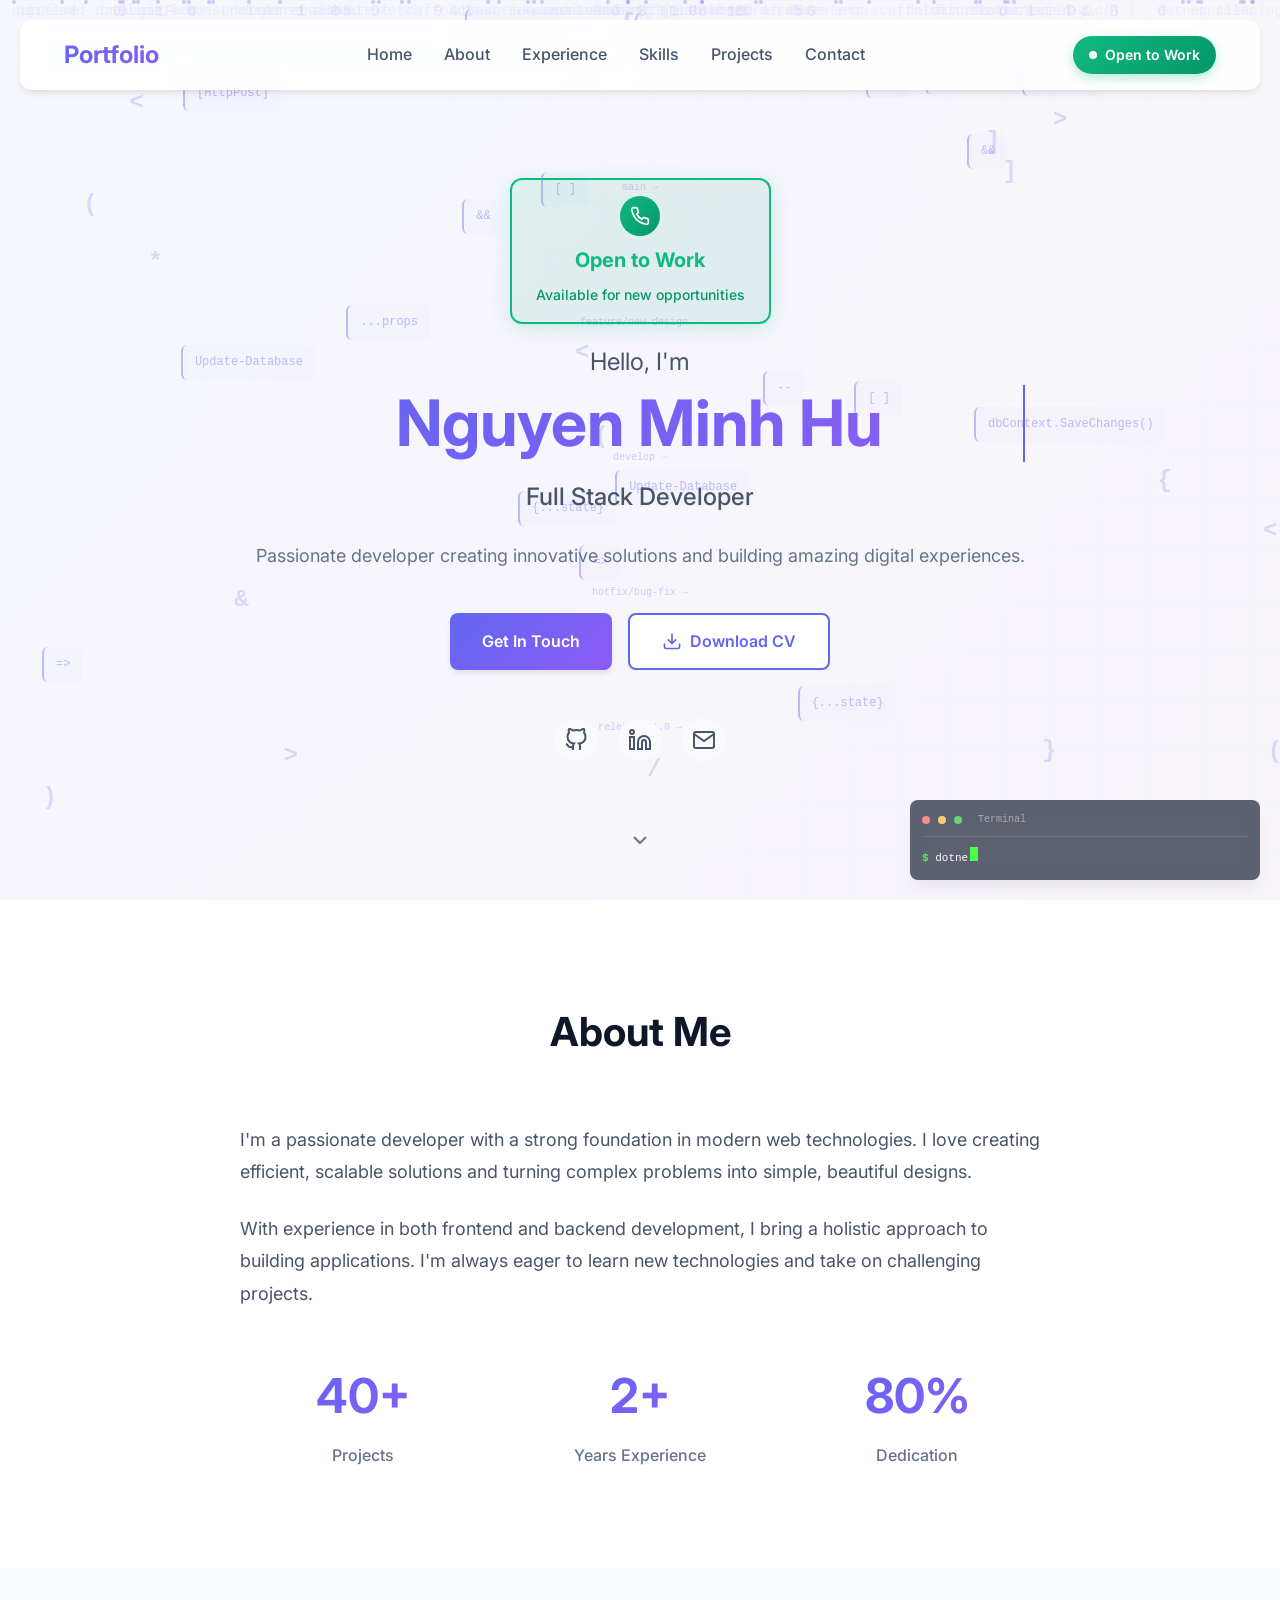
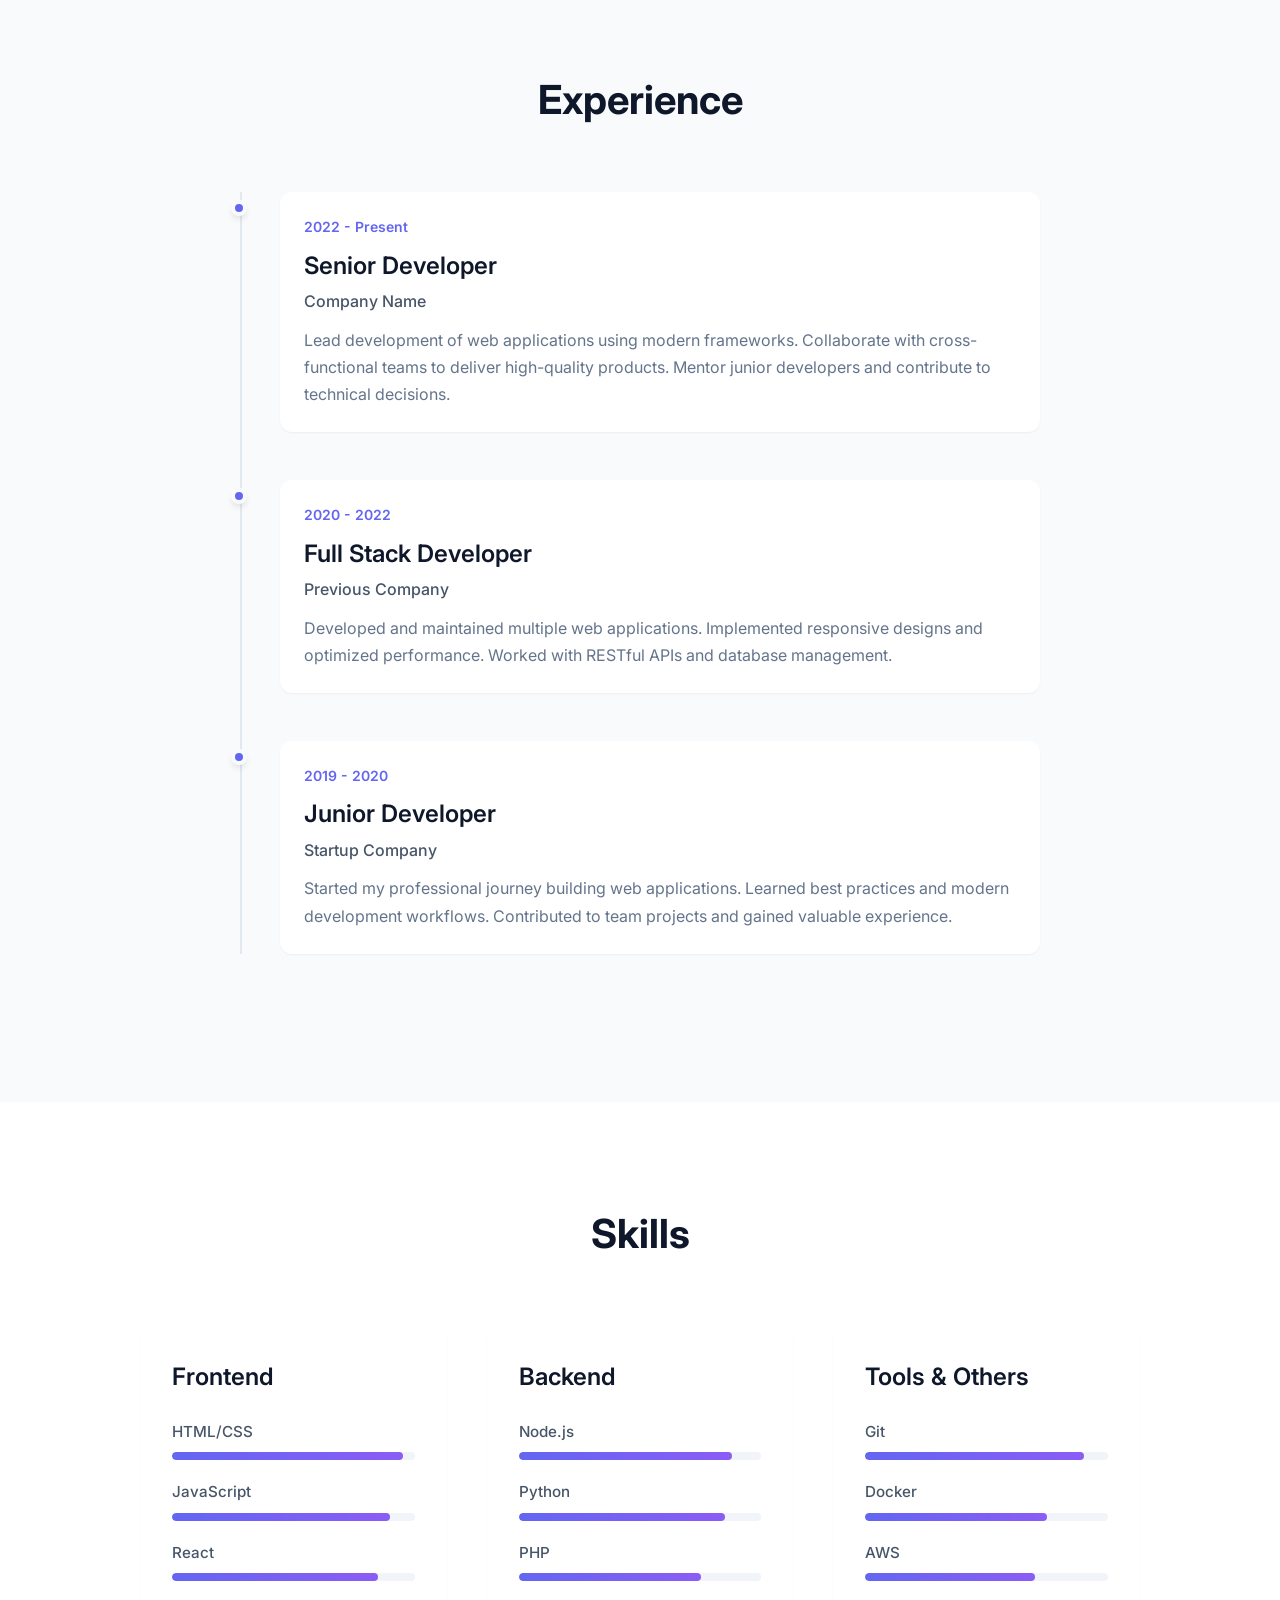
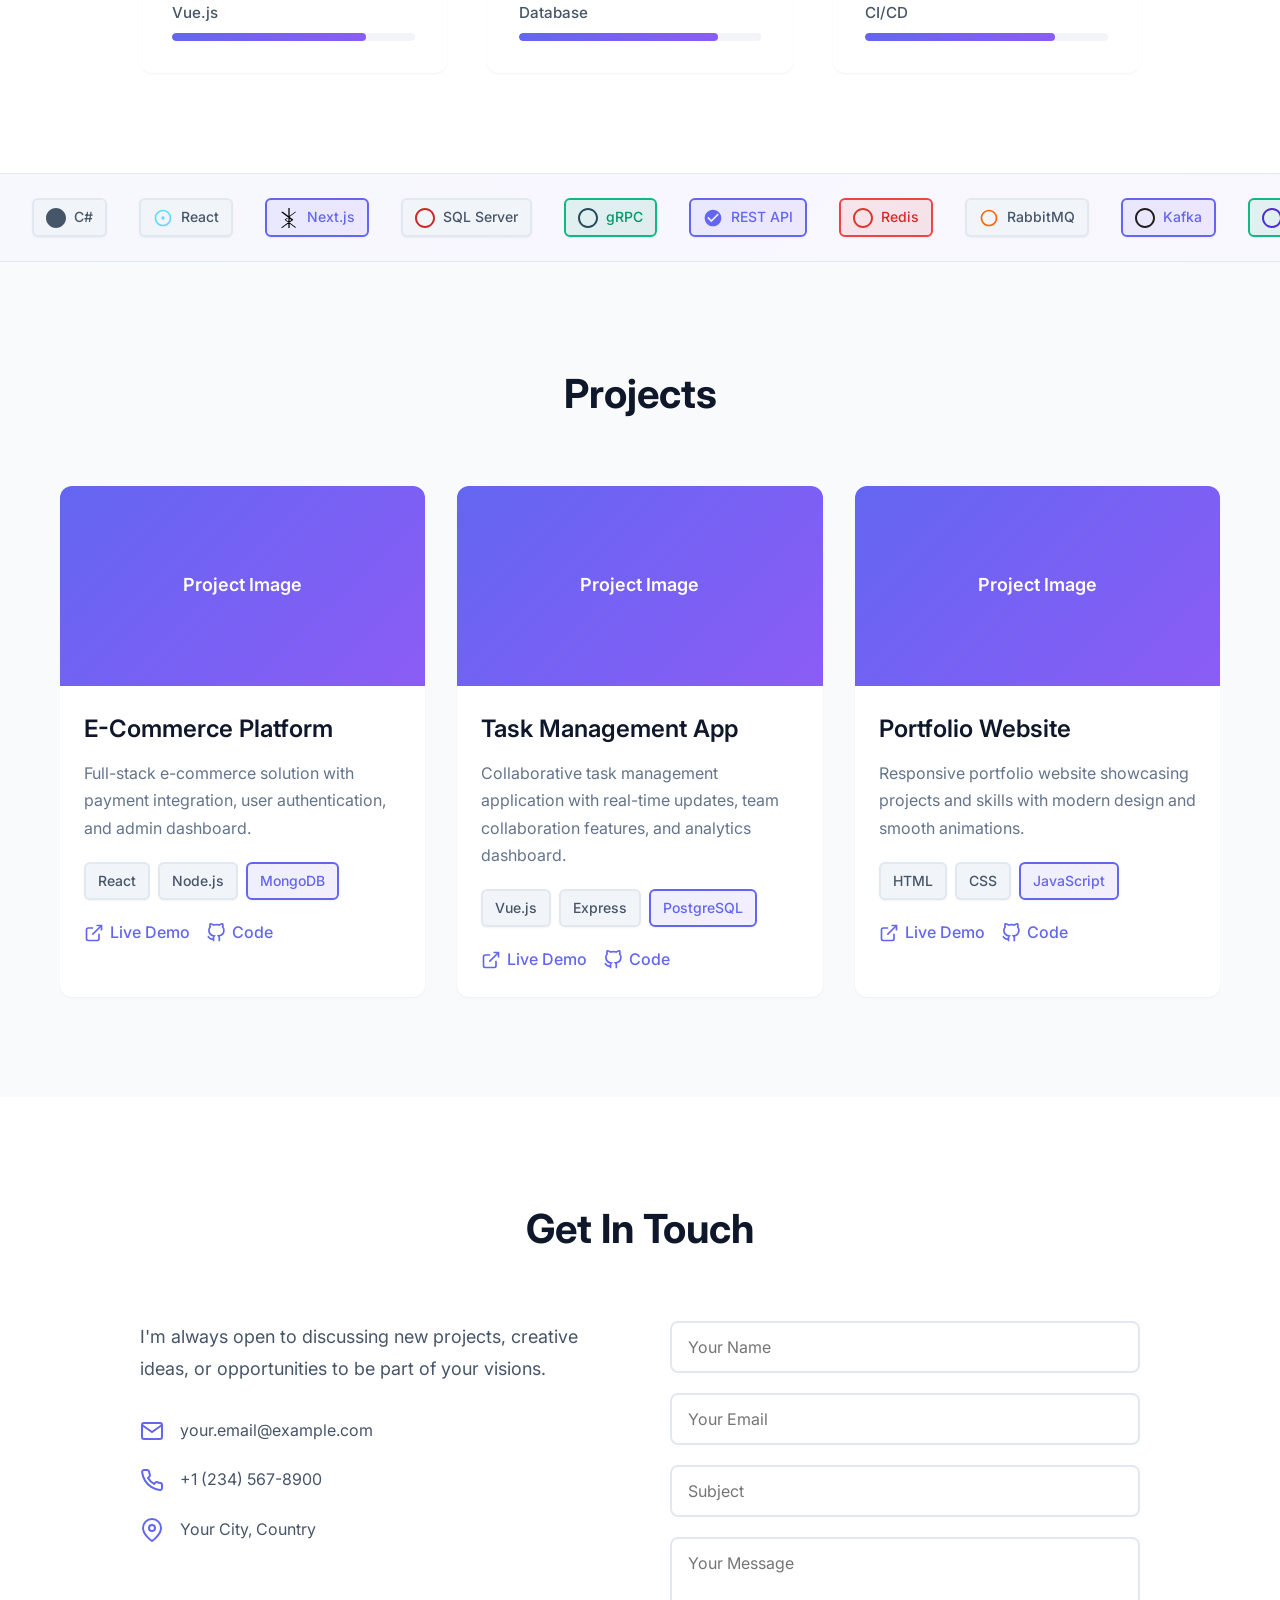
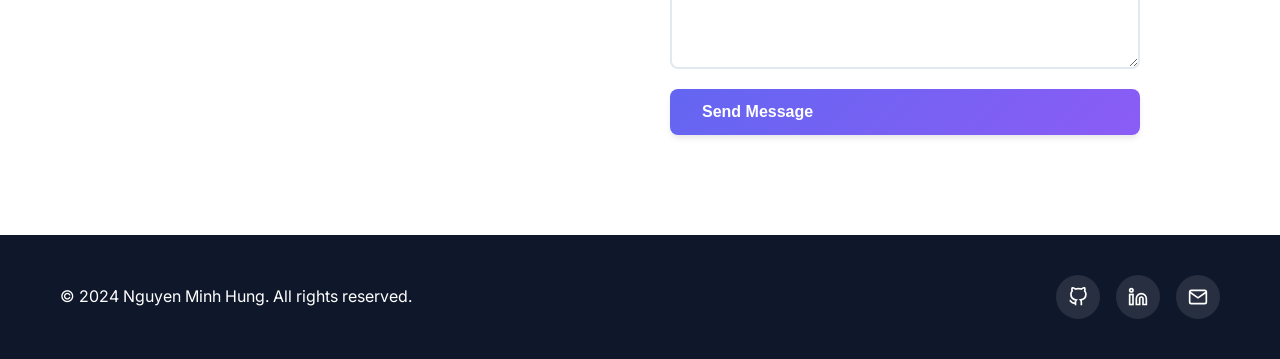
<file: index.html>
<!DOCTYPE html>
<html lang="en">
<head>
    <meta charset="UTF-8">
    <meta name="viewport" content="width=device-width, initial-scale=1.0">
    <title>Nguyen Minh Hung | Full Stack Developer Portfolio</title>
    <meta name="description" content="Full Stack Developer portfolio showcasing 50+ projects, 3+ years of experience in React, Node.js, Python, and modern web technologies. Open to new opportunities.">
    <meta name="author" content="Nguyen Minh Hung">
    <meta name="keywords" content="hungnm, Nguyen Minh Hung, Nguyễn Minh Hùng, Full Stack Developer, portfolio, web developer, software engineer">
    <meta name="theme-color" content="#0a0a0a">
    <meta name="robots" content="index, follow">
    <link rel="canonical" href="https://hungnm.name.vn/">

    <!-- Open Graph -->
    <meta property="og:type" content="website">
    <meta property="og:title" content="Nguyen Minh Hung | Full Stack Developer Portfolio">
    <meta property="og:description" content="Full Stack Developer with 3+ years of experience building innovative web solutions. Explore my projects, skills, and story.">
    <meta property="og:url" content="https://hungnm.name.vn/">
    <meta property="og:site_name" content="Nguyen Minh Hung Portfolio">
    <meta property="og:locale" content="en_US">

    <!-- Twitter Card -->
    <meta name="twitter:card" content="summary_large_image">
    <meta name="twitter:title" content="Nguyen Minh Hung | Full Stack Developer Portfolio">
    <meta name="twitter:description" content="Full Stack Developer with 3+ years of experience building innovative web solutions. Explore my projects, skills, and story.">

    <!-- JSON-LD Structured Data -->
    <script type="application/ld+json">
    {
        "@context": "https://schema.org",
        "@type": "ProfilePage",
        "mainEntity": {
            "@type": "Person",
            "name": "Nguyen Minh Hung",
            "jobTitle": "Full Stack Developer",
            "description": "Passionate developer creating innovative solutions and building amazing digital experiences.",
            "url": "https://hungnm.name.vn/",
            "sameAs": [
                "https://github.com",
                "https://linkedin.com"
            ],
            "knowsAbout": ["HTML", "CSS", "JavaScript", "React", "Vue.js", "Node.js", "Python", "PHP", "Docker", "AWS", "Git"],
            "email": "mailto:your.email@example.com"
        }
    }
    </script>

    <link rel="stylesheet" href="styles.css">
    <link rel="preconnect" href="https://fonts.googleapis.com">
    <link rel="preconnect" href="https://fonts.gstatic.com" crossorigin>
    <link href="https://fonts.googleapis.com/css2?family=Inter:wght@300;400;500;600;700&family=Playfair+Display:wght@400;600;700&display=swap" rel="stylesheet">
</head>
<body>
    <header>
        <nav class="navbar" id="navbar" aria-label="Main navigation">
            <div class="container">
                <div class="nav-brand">Portfolio</div>
                <ul class="nav-menu" id="navMenu">
                    <li><a href="#home" class="nav-link">Home</a></li>
                    <li><a href="#about" class="nav-link">About</a></li>
                    <li><a href="#experience" class="nav-link">Experience</a></li>
                    <li><a href="#skills" class="nav-link">Skills</a></li>
                    <li><a href="#projects" class="nav-link">Projects</a></li>
                    <li><a href="#contact" class="nav-link">Contact</a></li>
                </ul>
                <div id="openToWorkNav" class="open-to-work-nav"></div>
                <button class="nav-toggle" id="navToggle" aria-label="Toggle navigation">
                    <span></span>
                    <span></span>
                    <span></span>
                </button>
            </div>
        </nav>
    </header>

    <div id="globalTerminal"></div>

    <main>
    <section id="home" class="hero">
        <div class="hero-background"></div>
        <div class="code-rain" id="codeRain"></div>
        <div class="binary-rain" id="binaryRain"></div>
        <div class="code-snippets" id="codeSnippets"></div>
        <div class="container">
            <div class="hero-content">
                <div id="openToWorkHero" class="open-to-work-hero"></div>
                <h1 class="hero-title">
                    <span class="greeting">Hello, I'm</span>
                    <span class="name">Nguyen Minh Hung</span>
                </h1>
                <p class="hero-subtitle">Full Stack Developer</p>
                <p class="hero-description">
                    Passionate developer creating innovative solutions and building amazing digital experiences.
                </p>
                <div class="hero-buttons">
                    <a href="#contact" class="btn btn-primary">Get In Touch</a>
                    <a href="cv.pdf" class="btn btn-secondary" download id="downloadCV">
                        <svg width="20" height="20" viewBox="0 0 24 24" fill="none" stroke="currentColor" stroke-width="2">
                            <path d="M21 15v4a2 2 0 0 1-2 2H5a2 2 0 0 1-2-2v-4"></path>
                            <polyline points="7 10 12 15 17 10"></polyline>
                            <line x1="12" y1="15" x2="12" y2="3"></line>
                        </svg>
                        Download CV
                    </a>
                </div>
                <div class="hero-social">
                    <a href="https://github.com" target="_blank" rel="noopener noreferrer" class="social-link" aria-label="GitHub">
                        <svg width="24" height="24" viewBox="0 0 24 24" fill="none" stroke="currentColor" stroke-width="2">
                            <path d="M9 19c-5 1.5-5-2.5-7-3m14 6v-3.87a3.37 3.37 0 0 0-.94-2.61c3.14-.35 6.44-1.54 6.44-7A5.44 5.44 0 0 0 20 4.77 5.07 5.07 0 0 0 19.91 1S18.73.65 16 2.48a13.38 13.38 0 0 0-7 0C6.27.65 5.09 1 5.09 1A5.07 5.07 0 0 0 5 4.77a5.44 5.44 0 0 0-1.5 3.78c0 5.42 3.3 6.61 6.44 7A3.37 3.37 0 0 0 9 18.13V22"></path>
                        </svg>
                    </a>
                    <a href="https://linkedin.com" target="_blank" rel="noopener noreferrer" class="social-link" aria-label="LinkedIn">
                        <svg width="24" height="24" viewBox="0 0 24 24" fill="none" stroke="currentColor" stroke-width="2">
                            <path d="M16 8a6 6 0 0 1 6 6v7h-4v-7a2 2 0 0 0-2-2 2 2 0 0 0-2 2v7h-4v-7a6 6 0 0 1 6-6z"></path>
                            <rect x="2" y="9" width="4" height="12"></rect>
                            <circle cx="4" cy="4" r="2"></circle>
                        </svg>
                    </a>
                    <a href="mailto:your.email@example.com" class="social-link" aria-label="Email">
                        <svg width="24" height="24" viewBox="0 0 24 24" fill="none" stroke="currentColor" stroke-width="2">
                            <path d="M4 4h16c1.1 0 2 .9 2 2v12c0 1.1-.9 2-2 2H4c-1.1 0-2-.9-2-2V6c0-1.1.9-2 2-2z"></path>
                            <polyline points="22,6 12,13 2,6"></polyline>
                        </svg>
                    </a>
                </div>
            </div>
        </div>
        <div class="scroll-indicator">
            <svg width="24" height="24" viewBox="0 0 24 24" fill="none" stroke="currentColor" stroke-width="2">
                <polyline points="6 9 12 15 18 9"></polyline>
            </svg>
        </div>
    </section>

    <section id="about" class="section">
        <div class="container">
            <h2 class="section-title">About Me</h2>
            <div class="about-content">
                <div class="about-text">
                    <p class="about-description">
                        I'm a passionate developer with a strong foundation in modern web technologies.
                        I love creating efficient, scalable solutions and turning complex problems into
                        simple, beautiful designs.
                    </p>
                    <p class="about-description">
                        With experience in both frontend and backend development, I bring a holistic
                        approach to building applications. I'm always eager to learn new technologies
                        and take on challenging projects.
                    </p>
                    <div class="about-stats">
                        <div class="stat-item">
                            <div class="stat-number">50+</div>
                            <div class="stat-label">Projects</div>
                        </div>
                        <div class="stat-item">
                            <div class="stat-number">3+</div>
                            <div class="stat-label">Years Experience</div>
                        </div>
                        <div class="stat-item">
                            <div class="stat-number">100%</div>
                            <div class="stat-label">Dedication</div>
                        </div>
                    </div>
                </div>
            </div>
        </div>
    </section>

    <section id="experience" class="section section-alt">
        <div class="container">
            <h2 class="section-title">Experience</h2>
            <div class="timeline">
                <div class="timeline-item">
                    <div class="timeline-marker"></div>
                    <div class="timeline-content">
                        <div class="timeline-date">2022 - Present</div>
                        <h3 class="timeline-title">Senior Developer</h3>
                        <p class="timeline-company">Company Name</p>
                        <p class="timeline-description">
                            Lead development of web applications using modern frameworks.
                            Collaborate with cross-functional teams to deliver high-quality products.
                            Mentor junior developers and contribute to technical decisions.
                        </p>
                    </div>
                </div>
                <div class="timeline-item">
                    <div class="timeline-marker"></div>
                    <div class="timeline-content">
                        <div class="timeline-date">2020 - 2022</div>
                        <h3 class="timeline-title">Full Stack Developer</h3>
                        <p class="timeline-company">Previous Company</p>
                        <p class="timeline-description">
                            Developed and maintained multiple web applications.
                            Implemented responsive designs and optimized performance.
                            Worked with RESTful APIs and database management.
                        </p>
                    </div>
                </div>
                <div class="timeline-item">
                    <div class="timeline-marker"></div>
                    <div class="timeline-content">
                        <div class="timeline-date">2019 - 2020</div>
                        <h3 class="timeline-title">Junior Developer</h3>
                        <p class="timeline-company">Startup Company</p>
                        <p class="timeline-description">
                            Started my professional journey building web applications.
                            Learned best practices and modern development workflows.
                            Contributed to team projects and gained valuable experience.
                        </p>
                    </div>
                </div>
            </div>
        </div>
    </section>

    <section id="skills" class="section">
        <div class="container">
            <h2 class="section-title">Skills</h2>
            <div class="skills-grid">
                <div class="skill-category">
                    <h3 class="skill-category-title">Frontend</h3>
                    <div class="skill-items">
                        <div class="skill-item">
                            <span class="skill-name">HTML/CSS</span>
                            <div class="skill-bar">
                                <div class="skill-progress" style="width: 95%"></div>
                            </div>
                        </div>
                        <div class="skill-item">
                            <span class="skill-name">JavaScript</span>
                            <div class="skill-bar">
                                <div class="skill-progress" style="width: 90%"></div>
                            </div>
                        </div>
                        <div class="skill-item">
                            <span class="skill-name">React</span>
                            <div class="skill-bar">
                                <div class="skill-progress" style="width: 85%"></div>
                            </div>
                        </div>
                        <div class="skill-item">
                            <span class="skill-name">Vue.js</span>
                            <div class="skill-bar">
                                <div class="skill-progress" style="width: 80%"></div>
                            </div>
                        </div>
                    </div>
                </div>
                <div class="skill-category">
                    <h3 class="skill-category-title">Backend</h3>
                    <div class="skill-items">
                        <div class="skill-item">
                            <span class="skill-name">Node.js</span>
                            <div class="skill-bar">
                                <div class="skill-progress" style="width: 88%"></div>
                            </div>
                        </div>
                        <div class="skill-item">
                            <span class="skill-name">Python</span>
                            <div class="skill-bar">
                                <div class="skill-progress" style="width: 85%"></div>
                            </div>
                        </div>
                        <div class="skill-item">
                            <span class="skill-name">PHP</span>
                            <div class="skill-bar">
                                <div class="skill-progress" style="width: 75%"></div>
                            </div>
                        </div>
                        <div class="skill-item">
                            <span class="skill-name">Database</span>
                            <div class="skill-bar">
                                <div class="skill-progress" style="width: 82%"></div>
                            </div>
                        </div>
                    </div>
                </div>
                <div class="skill-category">
                    <h3 class="skill-category-title">Tools & Others</h3>
                    <div class="skill-items">
                        <div class="skill-item">
                            <span class="skill-name">Git</span>
                            <div class="skill-bar">
                                <div class="skill-progress" style="width: 90%"></div>
                            </div>
                        </div>
                        <div class="skill-item">
                            <span class="skill-name">Docker</span>
                            <div class="skill-bar">
                                <div class="skill-progress" style="width: 75%"></div>
                            </div>
                        </div>
                        <div class="skill-item">
                            <span class="skill-name">AWS</span>
                            <div class="skill-bar">
                                <div class="skill-progress" style="width: 70%"></div>
                            </div>
                        </div>
                        <div class="skill-item">
                            <span class="skill-name">CI/CD</span>
                            <div class="skill-bar">
                                <div class="skill-progress" style="width: 78%"></div>
                            </div>
                        </div>
                    </div>
                </div>
            </div>
        </div>
    </section>

    <div class="tech-marquee-container">
        <div class="tech-marquee">
            <div class="tech-marquee-content" id="techMarquee1">
            </div>
            <div class="tech-marquee-content" id="techMarquee2" aria-hidden="true">
            </div>
        </div>
    </div>

    <section id="projects" class="section section-alt">
        <div class="container">
            <h2 class="section-title">Projects</h2>
            <div class="projects-grid">
                <div class="project-card">
                    <div class="project-image">
                        <div class="project-placeholder">Project Image</div>
                    </div>
                    <div class="project-content">
                        <h3 class="project-title">E-Commerce Platform</h3>
                        <p class="project-description">
                            Full-stack e-commerce solution with payment integration,
                            user authentication, and admin dashboard.
                        </p>
                        <div class="project-tech">
                            <span class="tech-tag">React</span>
                            <span class="tech-tag">Node.js</span>
                            <span class="tech-tag">MongoDB</span>
                        </div>
                        <div class="project-links">
                            <a href="#" class="project-link" target="_blank" rel="noopener noreferrer">
                                <svg width="20" height="20" viewBox="0 0 24 24" fill="none" stroke="currentColor" stroke-width="2">
                                    <path d="M18 13v6a2 2 0 0 1-2 2H5a2 2 0 0 1-2-2V8a2 2 0 0 1 2-2h6"></path>
                                    <polyline points="15 3 21 3 21 9"></polyline>
                                    <line x1="10" y1="14" x2="21" y2="3"></line>
                                </svg>
                                Live Demo
                            </a>
                            <a href="#" class="project-link" target="_blank" rel="noopener noreferrer">
                                <svg width="20" height="20" viewBox="0 0 24 24" fill="none" stroke="currentColor" stroke-width="2">
                                    <path d="M9 19c-5 1.5-5-2.5-7-3m14 6v-3.87a3.37 3.37 0 0 0-.94-2.61c3.14-.35 6.44-1.54 6.44-7A5.44 5.44 0 0 0 20 4.77 5.07 5.07 0 0 0 19.91 1S18.73.65 16 2.48a13.38 13.38 0 0 0-7 0C6.27.65 5.09 1 5.09 1A5.07 5.07 0 0 0 5 4.77a5.44 5.44 0 0 0-1.5 3.78c0 5.42 3.3 6.61 6.44 7A3.37 3.37 0 0 0 9 18.13V22"></path>
                                </svg>
                                Code
                            </a>
                        </div>
                    </div>
                </div>
                <div class="project-card">
                    <div class="project-image">
                        <div class="project-placeholder">Project Image</div>
                    </div>
                    <div class="project-content">
                        <h3 class="project-title">Task Management App</h3>
                        <p class="project-description">
                            Collaborative task management application with real-time updates,
                            team collaboration features, and analytics dashboard.
                        </p>
                        <div class="project-tech">
                            <span class="tech-tag">Vue.js</span>
                            <span class="tech-tag">Express</span>
                            <span class="tech-tag">PostgreSQL</span>
                        </div>
                        <div class="project-links">
                            <a href="#" class="project-link" target="_blank" rel="noopener noreferrer">
                                <svg width="20" height="20" viewBox="0 0 24 24" fill="none" stroke="currentColor" stroke-width="2">
                                    <path d="M18 13v6a2 2 0 0 1-2 2H5a2 2 0 0 1-2-2V8a2 2 0 0 1 2-2h6"></path>
                                    <polyline points="15 3 21 3 21 9"></polyline>
                                    <line x1="10" y1="14" x2="21" y2="3"></line>
                                </svg>
                                Live Demo
                            </a>
                            <a href="#" class="project-link" target="_blank" rel="noopener noreferrer">
                                <svg width="20" height="20" viewBox="0 0 24 24" fill="none" stroke="currentColor" stroke-width="2">
                                    <path d="M9 19c-5 1.5-5-2.5-7-3m14 6v-3.87a3.37 3.37 0 0 0-.94-2.61c3.14-.35 6.44-1.54 6.44-7A5.44 5.44 0 0 0 20 4.77 5.07 5.07 0 0 0 19.91 1S18.73.65 16 2.48a13.38 13.38 0 0 0-7 0C6.27.65 5.09 1 5.09 1A5.07 5.07 0 0 0 5 4.77a5.44 5.44 0 0 0-1.5 3.78c0 5.42 3.3 6.61 6.44 7A3.37 3.37 0 0 0 9 18.13V22"></path>
                                </svg>
                                Code
                            </a>
                        </div>
                    </div>
                </div>
                <div class="project-card">
                    <div class="project-image">
                        <div class="project-placeholder">Project Image</div>
                    </div>
                    <div class="project-content">
                        <h3 class="project-title">Portfolio Website</h3>
                        <p class="project-description">
                            Responsive portfolio website showcasing projects and skills
                            with modern design and smooth animations.
                        </p>
                        <div class="project-tech">
                            <span class="tech-tag">HTML</span>
                            <span class="tech-tag">CSS</span>
                            <span class="tech-tag">JavaScript</span>
                        </div>
                        <div class="project-links">
                            <a href="#" class="project-link" target="_blank" rel="noopener noreferrer">
                                <svg width="20" height="20" viewBox="0 0 24 24" fill="none" stroke="currentColor" stroke-width="2">
                                    <path d="M18 13v6a2 2 0 0 1-2 2H5a2 2 0 0 1-2-2V8a2 2 0 0 1 2-2h6"></path>
                                    <polyline points="15 3 21 3 21 9"></polyline>
                                    <line x1="10" y1="14" x2="21" y2="3"></line>
                                </svg>
                                Live Demo
                            </a>
                            <a href="#" class="project-link" target="_blank" rel="noopener noreferrer">
                                <svg width="20" height="20" viewBox="0 0 24 24" fill="none" stroke="currentColor" stroke-width="2">
                                    <path d="M9 19c-5 1.5-5-2.5-7-3m14 6v-3.87a3.37 3.37 0 0 0-.94-2.61c3.14-.35 6.44-1.54 6.44-7A5.44 5.44 0 0 0 20 4.77 5.07 5.07 0 0 0 19.91 1S18.73.65 16 2.48a13.38 13.38 0 0 0-7 0C6.27.65 5.09 1 5.09 1A5.07 5.07 0 0 0 5 4.77a5.44 5.44 0 0 0-1.5 3.78c0 5.42 3.3 6.61 6.44 7A3.37 3.37 0 0 0 9 18.13V22"></path>
                                </svg>
                                Code
                            </a>
                        </div>
                    </div>
                </div>
            </div>
        </div>
    </section>

    <section id="contact" class="section">
        <div class="container">
            <h2 class="section-title">Get In Touch</h2>
            <div class="contact-content">
                <div class="contact-info">
                    <p class="contact-description">
                        I'm always open to discussing new projects, creative ideas,
                        or opportunities to be part of your visions.
                    </p>
                    <div class="contact-details">
                        <div class="contact-item">
                            <svg width="24" height="24" viewBox="0 0 24 24" fill="none" stroke="currentColor" stroke-width="2">
                                <path d="M4 4h16c1.1 0 2 .9 2 2v12c0 1.1-.9 2-2 2H4c-1.1 0-2-.9-2-2V6c0-1.1.9-2 2-2z"></path>
                                <polyline points="22,6 12,13 2,6"></polyline>
                            </svg>
                            <a href="mailto:your.email@example.com">your.email@example.com</a>
                        </div>
                        <div class="contact-item">
                            <svg width="24" height="24" viewBox="0 0 24 24" fill="none" stroke="currentColor" stroke-width="2">
                                <path d="M22 16.92v3a2 2 0 0 1-2.18 2 19.79 19.79 0 0 1-8.63-3.07 19.5 19.5 0 0 1-6-6 19.79 19.79 0 0 1-3.07-8.67A2 2 0 0 1 4.11 2h3a2 2 0 0 1 2 1.72 12.84 12.84 0 0 0 .7 2.81 2 2 0 0 1-.45 2.11L8.09 9.91a16 16 0 0 0 6 6l1.27-1.27a2 2 0 0 1 2.11-.45 12.84 12.84 0 0 0 2.81.7A2 2 0 0 1 22 16.92z"></path>
                            </svg>
                            <span>+1 (234) 567-8900</span>
                        </div>
                        <div class="contact-item">
                            <svg width="24" height="24" viewBox="0 0 24 24" fill="none" stroke="currentColor" stroke-width="2">
                                <path d="M21 10c0 7-9 13-9 13s-9-6-9-13a9 9 0 0 1 18 0z"></path>
                                <circle cx="12" cy="10" r="3"></circle>
                            </svg>
                            <span>Your City, Country</span>
                        </div>
                    </div>
                </div>
                <form class="contact-form" id="contactForm">
                    <div class="form-group">
                        <label for="name" class="sr-only">Your Name</label>
                        <input type="text" id="name" name="name" placeholder="Your Name" required>
                    </div>
                    <div class="form-group">
                        <label for="email" class="sr-only">Your Email</label>
                        <input type="email" id="email" name="email" placeholder="Your Email" required>
                    </div>
                    <div class="form-group">
                        <label for="subject" class="sr-only">Subject</label>
                        <input type="text" id="subject" name="subject" placeholder="Subject" required>
                    </div>
                    <div class="form-group">
                        <label for="message" class="sr-only">Your Message</label>
                        <textarea id="message" name="message" rows="5" placeholder="Your Message" required></textarea>
                    </div>
                    <button type="submit" class="btn btn-primary">Send Message</button>
                </form>
            </div>
        </div>
    </section>
    </main>

    <footer class="footer" role="contentinfo">
        <div class="container">
            <p>&copy; 2024 Nguyen Minh Hung. All rights reserved.</p>
            <nav class="footer-social" aria-label="Social media links">
                <a href="https://github.com" target="_blank" rel="noopener noreferrer" class="social-link" aria-label="GitHub">
                    <svg width="20" height="20" viewBox="0 0 24 24" fill="none" stroke="currentColor" stroke-width="2" aria-hidden="true">
                        <path d="M9 19c-5 1.5-5-2.5-7-3m14 6v-3.87a3.37 3.37 0 0 0-.94-2.61c3.14-.35 6.44-1.54 6.44-7A5.44 5.44 0 0 0 20 4.77 5.07 5.07 0 0 0 19.91 1S18.73.65 16 2.48a13.38 13.38 0 0 0-7 0C6.27.65 5.09 1 5.09 1A5.07 5.07 0 0 0 5 4.77a5.44 5.44 0 0 0-1.5 3.78c0 5.42 3.3 6.61 6.44 7A3.37 3.37 0 0 0 9 18.13V22"></path>
                    </svg>
                </a>
                <a href="https://linkedin.com" target="_blank" rel="noopener noreferrer" class="social-link" aria-label="LinkedIn">
                    <svg width="20" height="20" viewBox="0 0 24 24" fill="none" stroke="currentColor" stroke-width="2" aria-hidden="true">
                        <path d="M16 8a6 6 0 0 1 6 6v7h-4v-7a2 2 0 0 0-2-2 2 2 0 0 0-2 2v7h-4v-7a6 6 0 0 1 6-6z"></path>
                        <rect x="2" y="9" width="4" height="12"></rect>
                        <circle cx="4" cy="4" r="2"></circle>
                    </svg>
                </a>
                <a href="mailto:your.email@example.com" class="social-link" aria-label="Email">
                    <svg width="20" height="20" viewBox="0 0 24 24" fill="none" stroke="currentColor" stroke-width="2" aria-hidden="true">
                        <path d="M4 4h16c1.1 0 2 .9 2 2v12c0 1.1-.9 2-2 2H4c-1.1 0-2-.9-2-2V6c0-1.1.9-2 2-2z"></path>
                        <polyline points="22,6 12,13 2,6"></polyline>
                    </svg>
                </a>
            </nav>
        </div>
    </footer>

    <script src="script.js"></script>
</body>
</html>
</file>
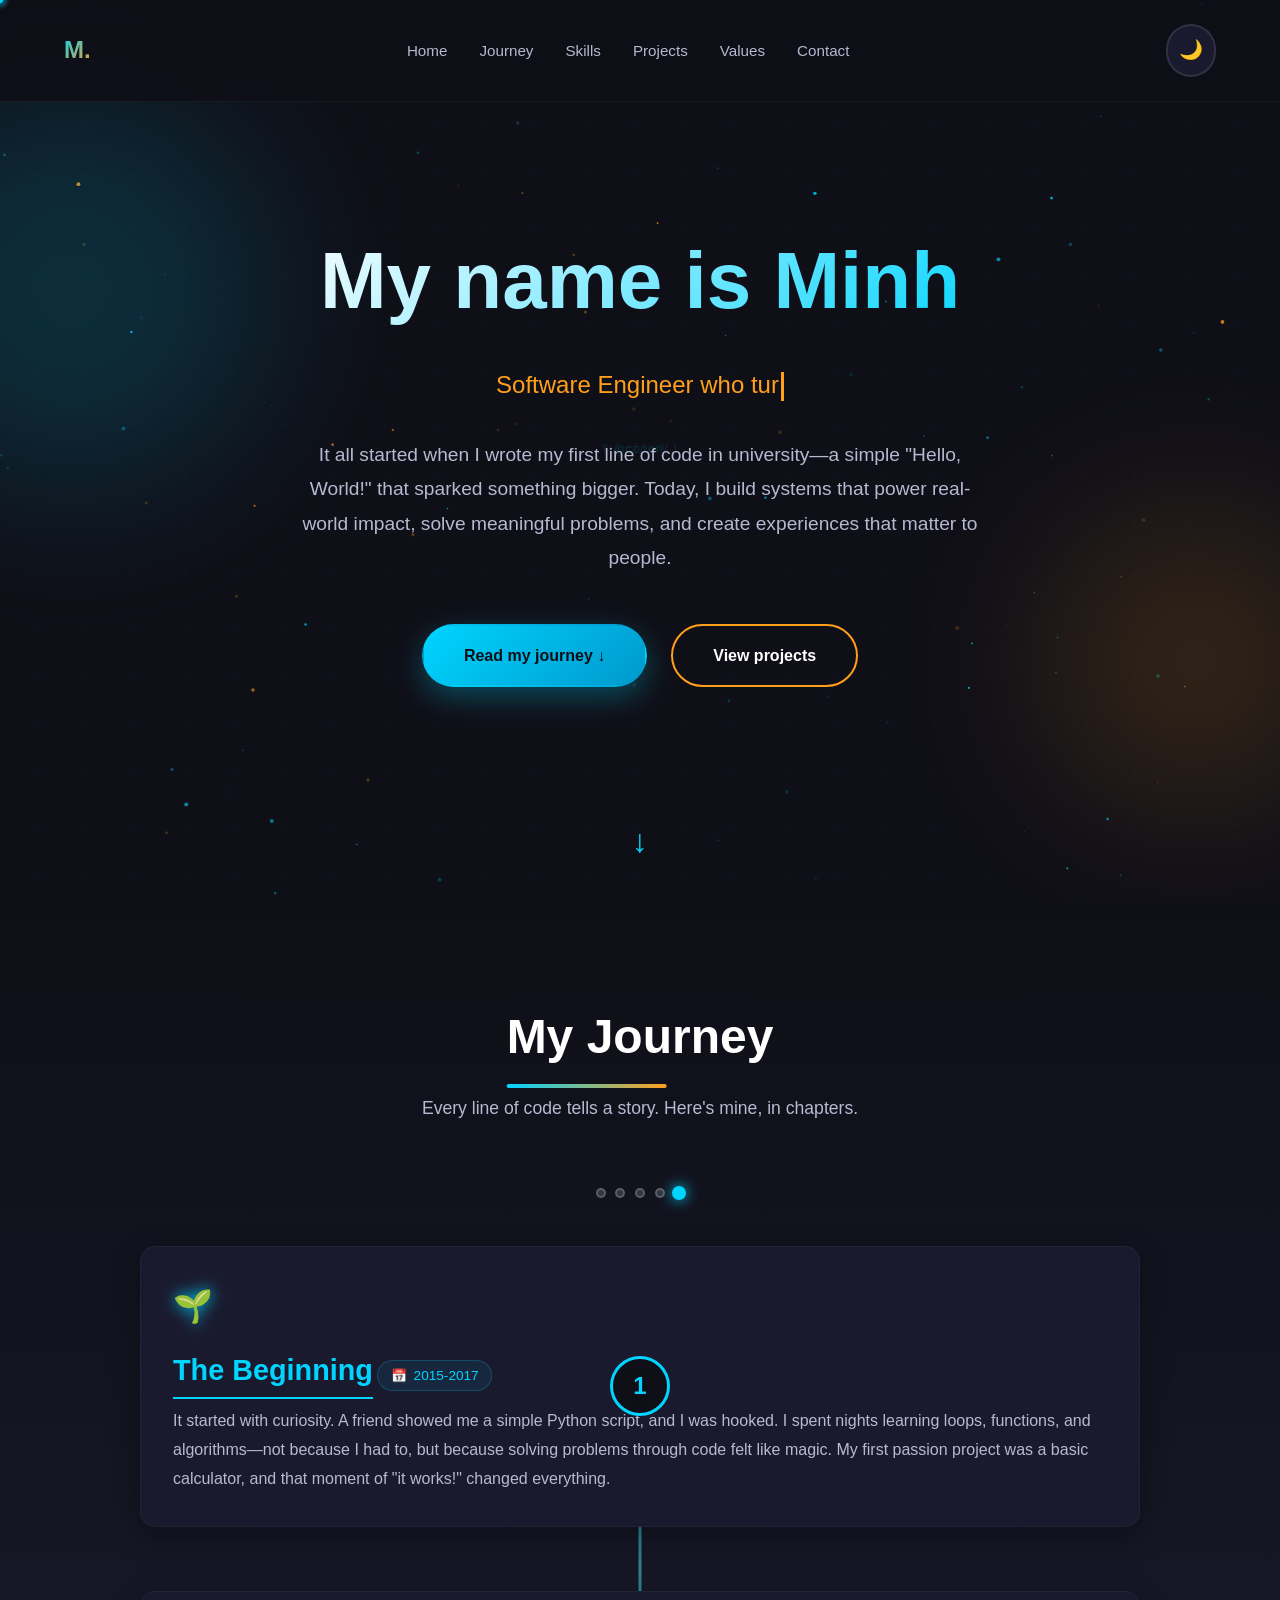
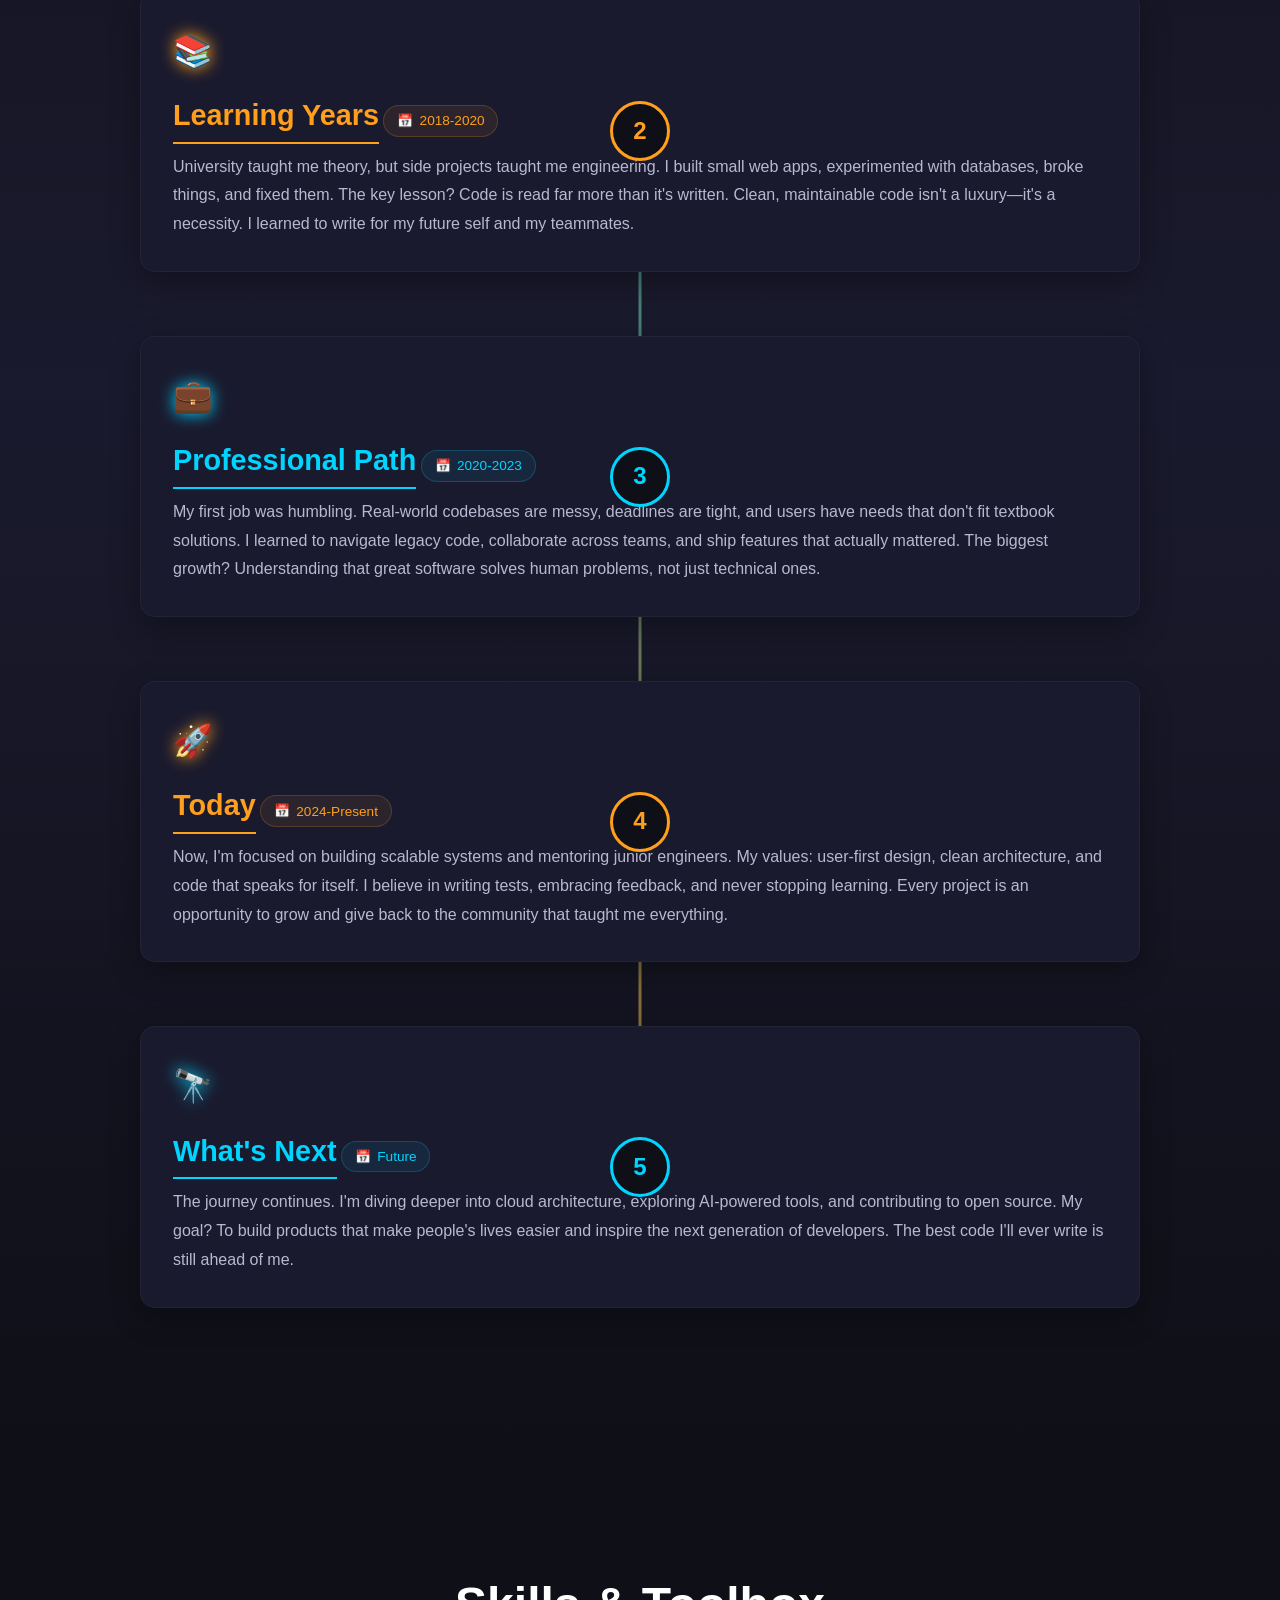
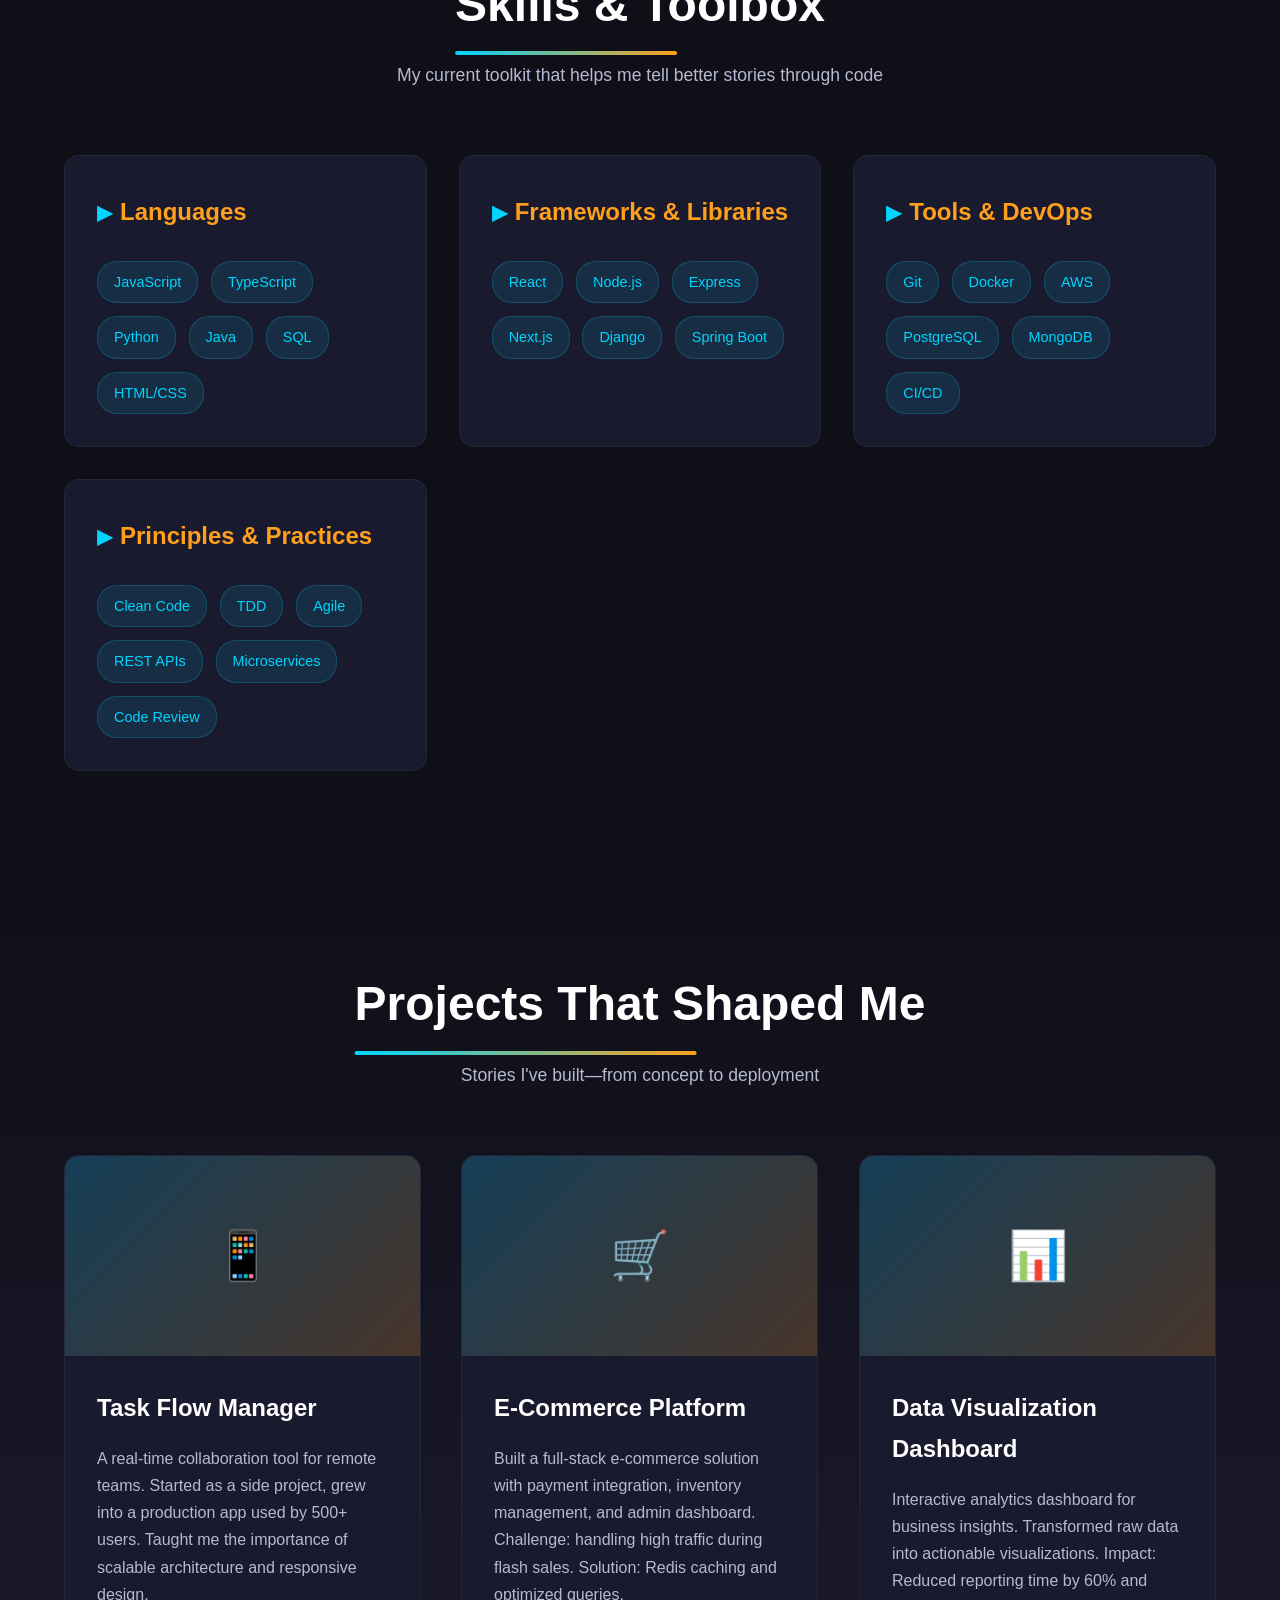
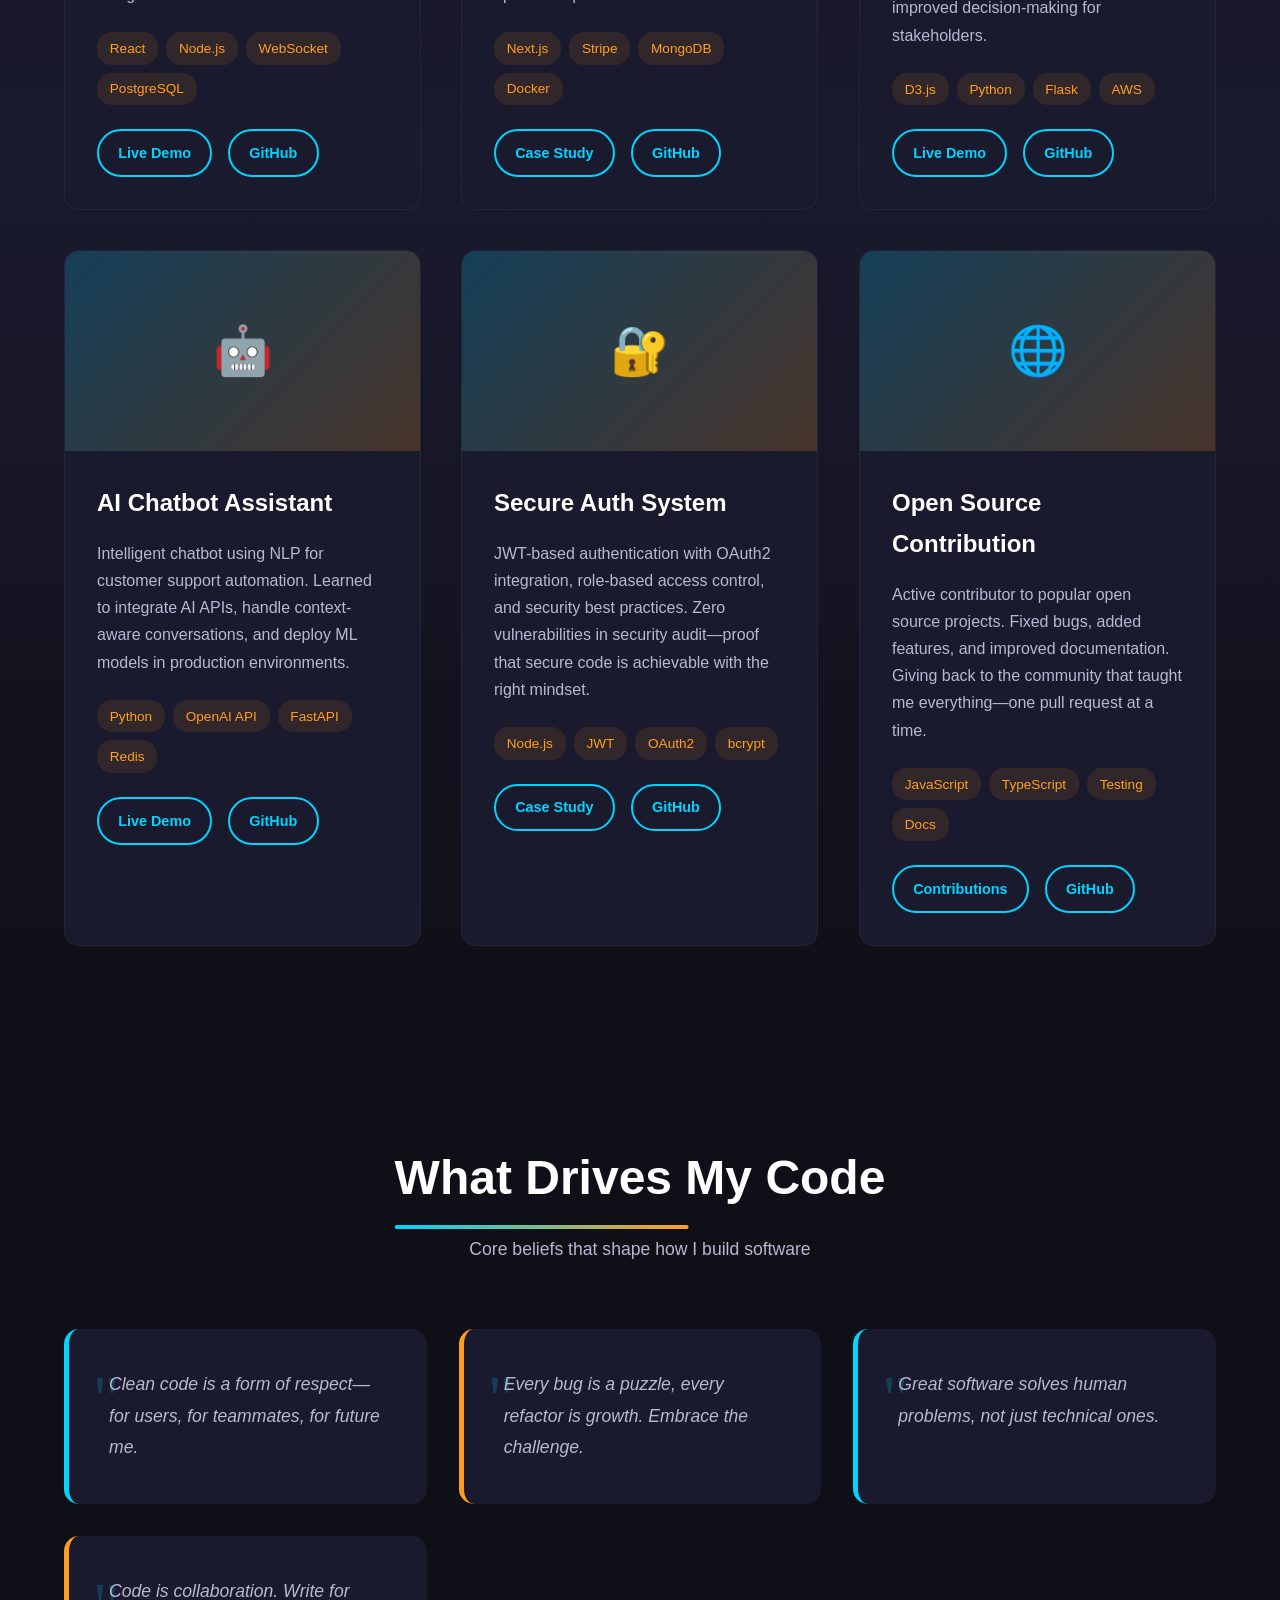
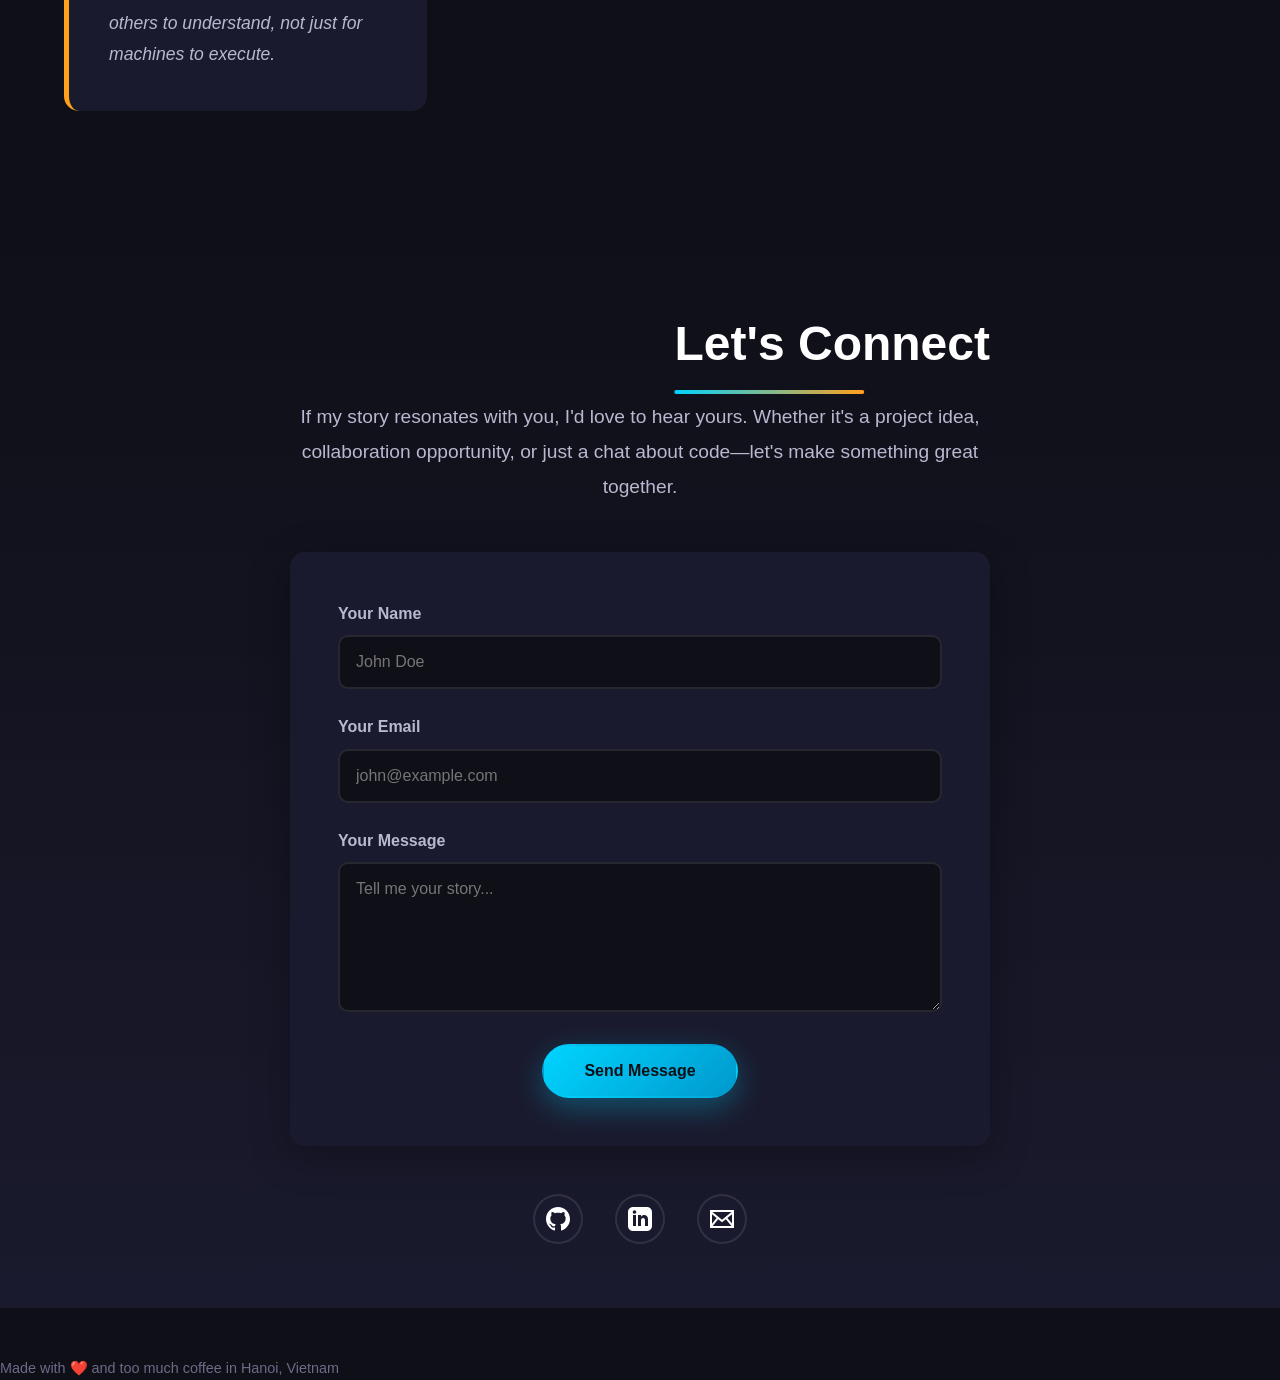
<file: storyportfolio.html>
<!DOCTYPE html>
<html lang="en">
<head>
    <meta charset="UTF-8">
    <meta name="viewport" content="width=device-width, initial-scale=1.0">
    <meta name="description" content="Nguyen Minh Hung (hungnm) - Software Engineer turning complex problems into elegant solutions. Explore my journey, projects, and stories.">
    <meta name="author" content="Nguyen Minh Hung">
    <meta name="keywords" content="hungnm, Nguyen Minh Hung, Nguyễn Minh Hùng, software engineer, developer portfolio, story portfolio">
    <meta name="theme-color" content="#0f0f17">
    <meta name="robots" content="index, follow">
    <link rel="canonical" href="https://hungnm.name.vn/storyportfolio.html">

    <!-- Open Graph -->
    <meta property="og:type" content="profile">
    <meta property="og:title" content="Nguyen Minh Hung | Software Engineer Story Portfolio">
    <meta property="og:description" content="Software Engineer turning complex problems into elegant solutions. Explore my journey from first line of code to building scalable systems.">
    <meta property="og:url" content="https://hungnm.name.vn/storyportfolio.html">
    <meta property="og:site_name" content="Nguyen Minh Hung Portfolio">
    <meta property="og:locale" content="en_US">

    <!-- Twitter Card -->
    <meta name="twitter:card" content="summary_large_image">
    <meta name="twitter:title" content="Nguyen Minh Hung | Software Engineer Story Portfolio">
    <meta name="twitter:description" content="Nguyen Minh Hung (hungnm) - Software Engineer turning complex problems into elegant solutions. Explore my journey, projects, and stories.">

    <!-- JSON-LD Structured Data -->
    <script type="application/ld+json">
    {
        "@context": "https://schema.org",
        "@type": "ProfilePage",
        "mainEntity": {
            "@type": "Person",
            "name": "Nguyen Minh Hung",
            "jobTitle": "Software Engineer",
            "description": "Nguyen Minh Hung (hungnm) - Software Engineer turning complex problems into elegant solutions.",
            "url": "https://hungnm.name.vn/storyportfolio.html",
            "sameAs": [
                "https://github.com",
                "https://linkedin.com"
            ],
            "knowsAbout": ["JavaScript", "TypeScript", "Python", "Java", "React", "Node.js", "Next.js", "Django", "Spring Boot", "Docker", "AWS", "PostgreSQL", "MongoDB"],
            "address": {
                "@type": "PostalAddress",
                "addressLocality": "Hanoi",
                "addressCountry": "Vietnam"
            }
        }
    }
    </script>

    <title>Nguyen Minh Hung - Software Engineer Story Portfolio</title>
    <link rel="icon" href="data:image/svg+xml,<svg xmlns='http://www.w3.org/2000/svg' viewBox='0 0 100 100'><text y='.9em' font-size='90'>💻</text></svg>">

    <style>
        /* ===== CSS Variables ===== */
        :root {
            --bg-dark: #0f0f17;
            --bg-card: #1a1a2e;
            --accent-cyan: #00d4ff;
            --accent-orange: #ff9f1c;
            --text-primary: #ffffff;
            --text-secondary: #b8b8d1;
            --text-muted: #6b6b8a;
            --transition: all 0.3s cubic-bezier(0.4, 0, 0.2, 1);
        }

        [data-theme="light"] {
            --bg-dark: #f5f5f7;
            --bg-card: #ffffff;
            --text-primary: #1a1a2e;
            --text-secondary: #4a4a6a;
            --text-muted: #8a8aa0;
        }

        /* ===== Reset & Base ===== */
        * {
            margin: 0;
            padding: 0;
            box-sizing: border-box;
        }

        html {
            scroll-behavior: smooth;
            font-size: 16px;
        }

        body {
            font-family: -apple-system, BlinkMacOSystemFont, 'Segoe UI', Roboto, 'Oxygen', 'Ubuntu', sans-serif;
            background: var(--bg-dark);
            color: var(--text-primary);
            line-height: 1.7;
            overflow-x: hidden;
            transition: background 0.3s ease, color 0.3s ease;
        }

        ::selection {
            background: var(--accent-cyan);
            color: var(--bg-dark);
        }

        /* ===== Scroll Progress Bar ===== */
        .scroll-progress {
            position: fixed;
            top: 0;
            left: 0;
            width: 0%;
            height: 3px;
            background: linear-gradient(90deg, var(--accent-cyan), var(--accent-orange));
            z-index: 9999;
            transition: width 0.1s ease;
        }

        /* ===== Navigation ===== */
        nav {
            position: fixed;
            top: 0;
            width: 100%;
            padding: 1.5rem 5%;
            display: flex;
            justify-content: space-between;
            align-items: center;
            background: rgba(15, 15, 23, 0.85);
            backdrop-filter: blur(10px);
            z-index: 1000;
            border-bottom: 1px solid rgba(255, 255, 255, 0.05);
        }

        [data-theme="light"] nav {
            background: rgba(255, 255, 255, 0.85);
            border-bottom: 1px solid rgba(0, 0, 0, 0.05);
        }

        .logo {
            font-size: 1.5rem;
            font-weight: 700;
            background: linear-gradient(135deg, var(--accent-cyan), var(--accent-orange));
            -webkit-background-clip: text;
            -webkit-text-fill-color: transparent;
            background-clip: text;
        }

        .nav-links {
            display: flex;
            gap: 2rem;
            list-style: none;
        }

        .nav-links a {
            color: var(--text-secondary);
            text-decoration: none;
            font-size: 0.95rem;
            position: relative;
            transition: var(--transition);
        }

        .nav-links a::after {
            content: '';
            position: absolute;
            bottom: -5px;
            left: 0;
            width: 0;
            height: 2px;
            background: var(--accent-cyan);
            transition: width 0.3s ease;
        }

        .nav-links a:hover {
            color: var(--text-primary);
        }

        .nav-links a:hover::after {
            width: 100%;
        }

        /* Dark Mode Toggle */
        .theme-toggle {
            background: var(--bg-card);
            border: 2px solid rgba(255, 255, 255, 0.1);
            border-radius: 50px;
            padding: 0.5rem 0.7rem;
            cursor: pointer;
            font-size: 1.2rem;
            transition: var(--transition);
            display: flex;
            align-items: center;
        }

        .theme-toggle:hover {
            transform: scale(1.1);
            border-color: var(--accent-cyan);
        }

        /* Mobile Menu Toggle */
        .mobile-toggle {
            display: none;
            flex-direction: column;
            gap: 5px;
            cursor: pointer;
        }

        .mobile-toggle span {
            width: 25px;
            height: 3px;
            background: var(--text-primary);
            transition: var(--transition);
        }

        /* ===== Hero Section ===== */
        .hero {
            min-height: 100vh;
            display: flex;
            flex-direction: column;
            justify-content: center;
            align-items: center;
            padding: 0 5%;
            position: relative;
            overflow: hidden;
            text-align: center;
        }

        /* Animated Background */
        .hero::before {
            content: '';
            position: absolute;
            top: -50%;
            left: -50%;
            width: 200%;
            height: 200%;
            background: radial-gradient(circle, rgba(0, 212, 255, 0.03) 1px, transparent 1px);
            background-size: 50px 50px;
            animation: gridMove 20s linear infinite;
            z-index: 0;
        }

        @keyframes gridMove {
            0% { transform: translate(0, 0); }
            100% { transform: translate(50px, 50px); }
        }

        .floating-code {
            position: absolute;
            font-family: 'Courier New', monospace;
            font-size: 0.8rem;
            color: var(--accent-cyan);
            opacity: 0.1;
            animation: float 15s ease-in-out infinite;
        }

        .floating-code:nth-child(1) { top: 20%; left: 10%; animation-delay: 0s; }
        .floating-code:nth-child(2) { top: 60%; right: 15%; animation-delay: 3s; }
        .floating-code:nth-child(3) { bottom: 30%; left: 20%; animation-delay: 6s; }

        @keyframes float {
            0%, 100% { transform: translateY(0px); }
            50% { transform: translateY(-30px); }
        }

        .hero-content {
            position: relative;
            z-index: 1;
            max-width: 900px;
        }

        .hero h1 {
            font-size: clamp(2.5rem, 8vw, 5rem);
            font-weight: 800;
            margin-bottom: 1rem;
            background: linear-gradient(135deg, var(--text-primary), var(--accent-cyan));
            -webkit-background-clip: text;
            -webkit-text-fill-color: transparent;
            background-clip: text;
            animation: fadeInUp 0.8s ease;
        }

        .hero .tagline {
            font-size: clamp(1.1rem, 3vw, 1.5rem);
            color: var(--accent-orange);
            margin-bottom: 2rem;
            animation: fadeInUp 0.8s ease 0.2s backwards;
        }

        .hero .narrative {
            font-size: clamp(1rem, 2.5vw, 1.2rem);
            color: var(--text-secondary);
            max-width: 700px;
            margin: 0 auto 3rem;
            line-height: 1.8;
            animation: fadeInUp 0.8s ease 0.4s backwards;
        }

        @keyframes fadeInUp {
            from {
                opacity: 0;
                transform: translateY(30px);
            }
            to {
                opacity: 1;
                transform: translateY(0);
            }
        }

        .cta-buttons {
            display: flex;
            gap: 1.5rem;
            justify-content: center;
            flex-wrap: wrap;
            animation: fadeInUp 0.8s ease 0.6s backwards;
        }

        .btn {
            padding: 1rem 2.5rem;
            border-radius: 50px;
            text-decoration: none;
            font-weight: 600;
            font-size: 1rem;
            transition: var(--transition);
            cursor: pointer;
            border: 2px solid transparent;
            display: inline-block;
        }

        .btn-primary {
            background: linear-gradient(135deg, var(--accent-cyan), #0099cc);
            color: var(--bg-dark);
            box-shadow: 0 10px 30px rgba(0, 212, 255, 0.3);
        }

        .btn-primary:hover {
            transform: translateY(-3px);
            box-shadow: 0 15px 40px rgba(0, 212, 255, 0.5);
        }

        .btn-secondary {
            background: transparent;
            color: var(--text-primary);
            border: 2px solid var(--accent-orange);
        }

        .btn-secondary:hover {
            background: var(--accent-orange);
            color: var(--bg-dark);
            transform: translateY(-3px);
        }

        .scroll-indicator {
            position: absolute;
            bottom: 2rem;
            left: 50%;
            transform: translateX(-50%);
            animation: bounce 2s infinite;
        }

        .scroll-indicator::before {
            content: '↓';
            font-size: 2rem;
            color: var(--accent-cyan);
        }

        @keyframes bounce {
            0%, 20%, 50%, 80%, 100% { transform: translateX(-50%) translateY(0); }
            40% { transform: translateX(-50%) translateY(-10px); }
            60% { transform: translateX(-50%) translateY(-5px); }
        }

        /* ===== Section Base Styles ===== */
        section {
            padding: 6rem 5%;
            max-width: 1400px;
            margin: 0 auto;
        }

        .section-title {
            font-size: clamp(2rem, 5vw, 3rem);
            font-weight: 700;
            margin-bottom: 1rem;
            text-align: center;
            position: relative;
            display: inline-block;
            left: 50%;
            transform: translateX(-50%);
        }

        .section-title::after {
            content: '';
            position: absolute;
            bottom: -10px;
            left: 0;
            width: 60%;
            height: 4px;
            background: linear-gradient(90deg, var(--accent-cyan), var(--accent-orange));
            border-radius: 2px;
        }

        .section-subtitle {
            text-align: center;
            color: var(--text-secondary);
            font-size: 1.1rem;
            margin-bottom: 4rem;
            max-width: 700px;
            margin-left: auto;
            margin-right: auto;
        }

        /* Reveal on Scroll */
        .reveal {
            opacity: 0;
            transform: translateY(50px);
            transition: all 0.8s ease;
        }

        .reveal.active {
            opacity: 1;
            transform: translateY(0);
        }

        /* ===== Journey / Timeline Section ===== */
        .journey {
            background: linear-gradient(180deg, var(--bg-dark) 0%, var(--bg-card) 50%, var(--bg-dark) 100%);
        }

        .timeline {
            position: relative;
            max-width: 1000px;
            margin: 0 auto;
        }

        .timeline::before {
            content: '';
            position: absolute;
            left: 50%;
            transform: translateX(-50%);
            width: 3px;
            height: 100%;
            background: linear-gradient(180deg, var(--accent-cyan), var(--accent-orange));
            opacity: 0.5;
        }

        .chapter {
            position: relative;
            margin-bottom: 4rem;
            display: flex;
            align-items: center;
            gap: 3rem;
        }

        .chapter:nth-child(even) {
            flex-direction: row-reverse;
        }

        .chapter-number {
            position: absolute;
            left: 50%;
            transform: translateX(-50%);
            width: 60px;
            height: 60px;
            background: var(--bg-dark);
            border: 3px solid var(--accent-cyan);
            border-radius: 50%;
            display: flex;
            align-items: center;
            justify-content: center;
            font-size: 1.5rem;
            font-weight: 700;
            color: var(--accent-cyan);
            z-index: 10;
        }

        .chapter:nth-child(even) .chapter-number {
            border-color: var(--accent-orange);
            color: var(--accent-orange);
        }

        .chapter-content {
            flex: 1;
            background: var(--bg-card);
            padding: 2rem;
            border-radius: 15px;
            box-shadow: 0 10px 30px rgba(0, 0, 0, 0.3);
            transition: var(--transition);
        }

        .chapter-content:hover {
            transform: translateY(-5px);
            box-shadow: 0 15px 40px rgba(0, 212, 255, 0.2);
        }

        .chapter-title {
            font-size: 1.8rem;
            font-weight: 700;
            margin-bottom: 0.5rem;
            color: var(--accent-cyan);
        }

        .chapter:nth-child(even) .chapter-title {
            color: var(--accent-orange);
        }

        .chapter-year {
            font-size: 0.9rem;
            color: var(--text-muted);
            margin-bottom: 1rem;
        }

        .chapter-text {
            color: var(--text-secondary);
            line-height: 1.8;
        }

        /* ===== Journey Enhanced Animations ===== */

        /* Animated timeline line via clip-path */
        .timeline::before {
            opacity: 0.6;
            transform-origin: top center;
            transform: translateX(-50%) scaleY(0);
            transition: transform 1.8s cubic-bezier(0.4, 0, 0.2, 1);
        }

        .timeline.line-drawn::before {
            transform: translateX(-50%) scaleY(1);
        }

        /* Chapter cards slide from left/right */
        .chapter {
            opacity: 0;
        }

        .chapter.chapter-odd .chapter-content {
            transform: translateX(-60px);
            opacity: 0;
            transition: transform 0.8s cubic-bezier(0.4, 0, 0.2, 1), opacity 0.8s ease;
        }

        .chapter.chapter-even .chapter-content {
            transform: translateX(60px);
            opacity: 0;
            transition: transform 0.8s cubic-bezier(0.4, 0, 0.2, 1), opacity 0.8s ease;
        }

        .chapter.chapter-visible {
            opacity: 1;
        }

        .chapter.chapter-visible .chapter-content {
            transform: translateX(0);
            opacity: 1;
        }

        /* Chapter node bounce-in */
        .chapter-number {
            transition: var(--transition);
            transform: translateX(-50%) scale(0);
            opacity: 0;
        }

        .chapter.chapter-visible .chapter-number {
            transform: translateX(-50%) scale(1);
            opacity: 1;
            transition: transform 0.5s cubic-bezier(0.34, 1.56, 0.64, 1), opacity 0.3s ease;
        }

        /* Pulse ring on chapter node */
        .chapter-number::after {
            content: '';
            position: absolute;
            inset: -8px;
            border-radius: 50%;
            border: 2px solid var(--accent-cyan);
            opacity: 0;
            animation: none;
        }

        .chapter:nth-child(even) .chapter-number::after {
            border-color: var(--accent-orange);
        }

        .chapter.chapter-visible .chapter-number::after {
            animation: chapterPulse 2s ease-out 0.5s infinite;
        }

        @keyframes chapterPulse {
            0%   { transform: scale(1); opacity: 0.7; }
            100% { transform: scale(2); opacity: 0; }
        }

        /* Chapter icon badge */
        .chapter-icon {
            font-size: 2rem;
            margin-bottom: 0.8rem;
            display: block;
            filter: drop-shadow(0 0 8px var(--accent-cyan));
            transform: scale(0) rotate(-20deg);
            opacity: 0;
            transition: transform 0.5s cubic-bezier(0.34, 1.56, 0.64, 1) 0.3s, opacity 0.4s ease 0.3s;
        }

        .chapter:nth-child(even) .chapter-icon {
            filter: drop-shadow(0 0 8px var(--accent-orange));
        }

        .chapter.chapter-visible .chapter-icon {
            transform: scale(1) rotate(0deg);
            opacity: 1;
        }

        /* Chapter content border glow on hover */
        .chapter-content {
            border: 1px solid rgba(255, 255, 255, 0.04);
            position: relative;
            overflow: hidden;
        }

        .chapter-content::before {
            content: '';
            position: absolute;
            top: 0;
            left: 0;
            right: 0;
            height: 3px;
            background: linear-gradient(90deg, transparent, var(--accent-cyan), transparent);
            transform: translateX(-100%);
            transition: transform 0.6s ease;
        }

        .chapter:nth-child(even) .chapter-content::before {
            background: linear-gradient(90deg, transparent, var(--accent-orange), transparent);
        }

        .chapter-content:hover::before {
            transform: translateX(100%);
        }

        /* Story progress dots */
        .story-progress {
            position: sticky;
            top: 90px;
            z-index: 100;
            display: flex;
            justify-content: center;
            gap: 0.6rem;
            margin-bottom: 3rem;
            pointer-events: none;
        }

        .story-dot {
            width: 10px;
            height: 10px;
            border-radius: 50%;
            background: rgba(255, 255, 255, 0.15);
            border: 2px solid rgba(255, 255, 255, 0.2);
            transition: all 0.4s ease;
            pointer-events: all;
            cursor: pointer;
        }

        .story-dot.active {
            background: var(--accent-cyan);
            border-color: var(--accent-cyan);
            transform: scale(1.4);
            box-shadow: 0 0 10px var(--accent-cyan);
        }

        .story-dot:nth-child(2).active,
        .story-dot:nth-child(4).active {
            background: var(--accent-orange);
            border-color: var(--accent-orange);
            box-shadow: 0 0 10px var(--accent-orange);
        }

        /* Word-by-word text reveal */
        .chapter-text .word {
            display: inline;
            opacity: 0;
            filter: blur(4px);
            transition: opacity 0.4s ease, filter 0.4s ease;
        }

        .chapter.chapter-visible .chapter-text .word {
            opacity: 1;
            filter: blur(0);
        }

        /* Chapter title underline sweep */
        .chapter-title {
            position: relative;
            display: inline-block;
        }

        .chapter-title::after {
            content: '';
            position: absolute;
            bottom: -4px;
            left: 0;
            width: 0;
            height: 2px;
            background: var(--accent-cyan);
            transition: width 0.8s ease 0.6s;
        }

        .chapter:nth-child(even) .chapter-title::after {
            background: var(--accent-orange);
        }

        .chapter.chapter-visible .chapter-title::after {
            width: 100%;
        }

        /* Year badge */
        .chapter-year {
            display: inline-flex;
            align-items: center;
            gap: 0.4rem;
            background: rgba(0, 212, 255, 0.08);
            border: 1px solid rgba(0, 212, 255, 0.2);
            padding: 0.2rem 0.8rem;
            border-radius: 20px;
            font-size: 0.85rem;
            color: var(--accent-cyan);
            margin-bottom: 1rem;
        }

        .chapter:nth-child(even) .chapter-year {
            background: rgba(255, 159, 28, 0.08);
            border-color: rgba(255, 159, 28, 0.2);
            color: var(--accent-orange);
        }

        .chapter-year::before {
            content: '📅';
            font-size: 0.8rem;
        }

        /* ===== Skills Section ===== */
        .skills {
            background: var(--bg-dark);
        }

        .skills-grid {
            display: grid;
            grid-template-columns: repeat(auto-fit, minmax(280px, 1fr));
            gap: 2rem;
            margin-top: 3rem;
        }

        .skill-category {
            background: var(--bg-card);
            padding: 2rem;
            border-radius: 15px;
            border: 1px solid rgba(255, 255, 255, 0.05);
            transition: var(--transition);
        }

        .skill-category:hover {
            border-color: var(--accent-cyan);
            transform: translateY(-5px);
            box-shadow: 0 15px 40px rgba(0, 212, 255, 0.15);
        }

        .skill-category h3 {
            font-size: 1.5rem;
            margin-bottom: 1.5rem;
            color: var(--accent-orange);
            display: flex;
            align-items: center;
            gap: 0.5rem;
        }

        .skill-category h3::before {
            content: '▸';
            color: var(--accent-cyan);
            font-size: 1.8rem;
        }

        .skill-tags {
            display: flex;
            flex-wrap: wrap;
            gap: 0.8rem;
        }

        .skill-tag {
            background: rgba(0, 212, 255, 0.1);
            color: var(--accent-cyan);
            padding: 0.5rem 1rem;
            border-radius: 20px;
            font-size: 0.9rem;
            border: 1px solid rgba(0, 212, 255, 0.2);
            transition: var(--transition);
        }

        .skill-tag:hover {
            background: var(--accent-cyan);
            color: var(--bg-dark);
            transform: scale(1.05);
        }

        /* ===== Projects Section ===== */
        .projects {
            background: linear-gradient(180deg, var(--bg-dark) 0%, var(--bg-card) 50%, var(--bg-dark) 100%);
        }

        .projects-grid {
            display: grid;
            grid-template-columns: repeat(auto-fit, minmax(320px, 1fr));
            gap: 2.5rem;
            margin-top: 3rem;
        }

        .project-card {
            background: var(--bg-card);
            border-radius: 15px;
            overflow: hidden;
            transition: var(--transition);
            border: 1px solid rgba(255, 255, 255, 0.05);
            cursor: pointer;
        }

        .project-card:hover {
            transform: translateY(-10px);
            box-shadow: 0 20px 50px rgba(0, 212, 255, 0.25);
            border-color: var(--accent-cyan);
        }

        .project-image {
            width: 100%;
            height: 200px;
            background: linear-gradient(135deg, rgba(0, 212, 255, 0.2), rgba(255, 159, 28, 0.2));
            display: flex;
            align-items: center;
            justify-content: center;
            font-size: 3rem;
            position: relative;
            overflow: hidden;
        }

        .project-image::before {
            content: '';
            position: absolute;
            inset: 0;
            background: linear-gradient(45deg, transparent 30%, rgba(255, 255, 255, 0.1) 50%, transparent 70%);
            transform: translateX(-100%);
            transition: transform 0.6s;
        }

        .project-card:hover .project-image::before {
            transform: translateX(100%);
        }

        .project-content {
            padding: 2rem;
        }

        .project-title {
            font-size: 1.5rem;
            font-weight: 700;
            margin-bottom: 1rem;
            color: var(--text-primary);
        }

        .project-description {
            color: var(--text-secondary);
            margin-bottom: 1.5rem;
            line-height: 1.7;
        }

        .project-tech {
            display: flex;
            flex-wrap: wrap;
            gap: 0.5rem;
            margin-bottom: 1.5rem;
        }

        .tech-tag {
            background: rgba(255, 159, 28, 0.1);
            color: var(--accent-orange);
            padding: 0.3rem 0.8rem;
            border-radius: 15px;
            font-size: 0.85rem;
        }

        .project-links {
            display: flex;
            gap: 1rem;
        }

        .project-link {
            padding: 0.6rem 1.2rem;
            border-radius: 25px;
            text-decoration: none;
            font-size: 0.9rem;
            font-weight: 600;
            transition: var(--transition);
            border: 2px solid var(--accent-cyan);
            color: var(--accent-cyan);
        }

        .project-link:hover {
            background: var(--accent-cyan);
            color: var(--bg-dark);
        }

        /* ===== Values Section ===== */
        .values {
            background: var(--bg-dark);
        }

        .values-grid {
            display: grid;
            grid-template-columns: repeat(auto-fit, minmax(280px, 1fr));
            gap: 2rem;
            margin-top: 3rem;
        }

        .value-card {
            background: var(--bg-card);
            padding: 2.5rem;
            border-radius: 15px;
            border-left: 5px solid var(--accent-cyan);
            position: relative;
            transition: var(--transition);
        }

        .value-card:nth-child(even) {
            border-left-color: var(--accent-orange);
        }

        .value-card:hover {
            transform: translateX(10px);
            box-shadow: 0 10px 30px rgba(0, 212, 255, 0.2);
        }

        .value-card::before {
            content: '"';
            position: absolute;
            top: 1rem;
            left: 1.5rem;
            font-size: 4rem;
            color: var(--accent-cyan);
            opacity: 0.2;
            font-family: Georgia, serif;
        }

        .value-card p {
            color: var(--text-secondary);
            font-size: 1.1rem;
            line-height: 1.8;
            font-style: italic;
            position: relative;
            z-index: 1;
        }

        /* ===== Contact Section ===== */
        .contact {
            background: linear-gradient(180deg, var(--bg-dark) 0%, var(--bg-card) 100%);
            padding-bottom: 4rem;
        }

        .contact-container {
            max-width: 700px;
            margin: 0 auto;
            text-align: center;
        }

        .contact-intro {
            font-size: 1.2rem;
            color: var(--text-secondary);
            margin-bottom: 3rem;
            line-height: 1.8;
        }

        .contact-form {
            background: var(--bg-card);
            padding: 3rem;
            border-radius: 15px;
            margin-bottom: 3rem;
            box-shadow: 0 10px 40px rgba(0, 0, 0, 0.3);
        }

        .form-group {
            margin-bottom: 1.5rem;
            text-align: left;
        }

        .form-group label {
            display: block;
            margin-bottom: 0.5rem;
            color: var(--text-secondary);
            font-weight: 600;
        }

        .form-group input,
        .form-group textarea {
            width: 100%;
            padding: 1rem;
            background: var(--bg-dark);
            border: 2px solid rgba(255, 255, 255, 0.1);
            border-radius: 10px;
            color: var(--text-primary);
            font-family: inherit;
            font-size: 1rem;
            transition: var(--transition);
        }

        .form-group input:focus,
        .form-group textarea:focus {
            outline: none;
            border-color: var(--accent-cyan);
            box-shadow: 0 0 0 3px rgba(0, 212, 255, 0.1);
        }

        .form-group textarea {
            resize: vertical;
            min-height: 150px;
        }

        .social-links {
            display: flex;
            justify-content: center;
            gap: 2rem;
            margin-top: 2rem;
        }

        .social-link {
            width: 50px;
            height: 50px;
            border-radius: 50%;
            background: var(--bg-card);
            display: flex;
            align-items: center;
            justify-content: center;
            color: var(--text-primary);
            text-decoration: none;
            font-size: 1.5rem;
            border: 2px solid rgba(255, 255, 255, 0.1);
            transition: var(--transition);
        }

        .social-link:hover {
            background: var(--accent-cyan);
            color: var(--bg-dark);
            transform: translateY(-5px);
            border-color: var(--accent-cyan);
        }

        .footer-note {
            margin-top: 3rem;
            color: var(--text-muted);
            font-size: 0.9rem;
        }

        /* ===== Back to Top Button ===== */
        .back-to-top {
            position: fixed;
            bottom: 2rem;
            right: 2rem;
            width: 50px;
            height: 50px;
            background: var(--accent-cyan);
            color: var(--bg-dark);
            border-radius: 50%;
            display: flex;
            align-items: center;
            justify-content: center;
            font-size: 1.5rem;
            cursor: pointer;
            opacity: 0;
            visibility: hidden;
            transition: var(--transition);
            z-index: 999;
            border: none;
        }

        .back-to-top.show {
            opacity: 1;
            visibility: visible;
        }

        .back-to-top:hover {
            transform: translateY(-5px);
            box-shadow: 0 10px 25px rgba(0, 212, 255, 0.4);
        }

        /* ===== Responsive Design ===== */
        @media (max-width: 768px) {
            nav {
                padding: 1rem 5%;
            }

            .nav-links {
                position: fixed;
                top: 70px;
                left: -100%;
                width: 100%;
                height: calc(100vh - 70px);
                background: var(--bg-dark);
                flex-direction: column;
                align-items: center;
                justify-content: center;
                transition: left 0.3s ease;
                gap: 2rem;
            }

            .nav-links.active {
                left: 0;
            }

            .mobile-toggle {
                display: flex;
            }

            .timeline::before {
                left: 30px;
            }

            .chapter {
                flex-direction: column !important;
                align-items: flex-start;
                padding-left: 60px;
            }

            .chapter-number {
                left: 30px;
                transform: translateX(-50%) scale(0);
            }

            .chapter.chapter-visible .chapter-number {
                transform: translateX(-50%) scale(1);
            }

            .chapter.chapter-odd .chapter-content,
            .chapter.chapter-even .chapter-content {
                transform: translateY(30px);
                opacity: 0;
            }

            .chapter.chapter-visible .chapter-content {
                transform: translateY(0);
                opacity: 1;
            }

            .chapter-content {
                width: 100%;
            }

            .projects-grid,
            .skills-grid,
            .values-grid {
                grid-template-columns: 1fr;
            }

            .contact-form {
                padding: 2rem 1.5rem;
            }

            .cta-buttons {
                flex-direction: column;
                gap: 1rem;
            }

            .btn {
                width: 100%;
                text-align: center;
            }
        }

        @media (max-width: 480px) {
            section {
                padding: 4rem 5%;
            }

            .hero {
                padding: 0 8%;
            }

            .section-title {
                font-size: 2rem;
            }

            .back-to-top {
                bottom: 1rem;
                right: 1rem;
                width: 45px;
                height: 45px;
            }
        }

        /* ===== Particle Canvas ===== */
        #particleCanvas {
            position: absolute;
            top: 0;
            left: 0;
            width: 100%;
            height: 100%;
            z-index: 0;
            pointer-events: none;
        }

        /* ===== Typewriter Effect ===== */
        .typewriter-cursor {
            display: inline-block;
            width: 3px;
            height: 1.2em;
            background: var(--accent-orange);
            margin-left: 2px;
            vertical-align: middle;
            animation: cursorBlink 0.8s step-end infinite;
        }

        @keyframes cursorBlink {
            0%, 100% { opacity: 1; }
            50% { opacity: 0; }
        }

        /* ===== Cursor Glow Trail ===== */
        .cursor-glow {
            position: fixed;
            width: 20px;
            height: 20px;
            border-radius: 50%;
            background: radial-gradient(circle, rgba(0, 212, 255, 0.6), transparent 70%);
            pointer-events: none;
            z-index: 99999;
            transform: translate(-50%, -50%);
            transition: width 0.2s, height 0.2s, background 0.2s;
            mix-blend-mode: screen;
        }

        .cursor-dot {
            position: fixed;
            width: 6px;
            height: 6px;
            border-radius: 50%;
            background: var(--accent-cyan);
            pointer-events: none;
            z-index: 99999;
            transform: translate(-50%, -50%);
        }

        /* ===== Staggered Reveal ===== */
        .reveal-stagger {
            opacity: 0;
            transform: translateY(40px);
            transition: opacity 0.6s ease-out, transform 0.6s ease-out;
        }

        .reveal-stagger.active {
            opacity: 1;
            transform: translateY(0);
        }

        /* ===== Skill Tag Ripple ===== */
        .skill-tag {
            position: relative;
            overflow: hidden;
        }

        .skill-tag .ripple {
            position: absolute;
            border-radius: 50%;
            transform: scale(0);
            animation: rippleEffect 0.5s linear;
            background: rgba(0, 212, 255, 0.35);
            pointer-events: none;
        }

        @keyframes rippleEffect {
            to {
                transform: scale(4);
                opacity: 0;
            }
        }

        /* ===== Project Card Tilt (CSS custom properties driven by JS) ===== */
        .project-card {
            transform-style: preserve-3d;
            will-change: transform;
        }

        .project-card .tilt-shine {
            position: absolute;
            inset: 0;
            border-radius: 15px;
            background: radial-gradient(circle at var(--mx, 50%) var(--my, 50%), rgba(255,255,255,0.08) 0%, transparent 60%);
            pointer-events: none;
            opacity: 0;
            transition: opacity 0.3s;
        }

        .project-card:hover .tilt-shine {
            opacity: 1;
        }

        /* ===== Section Number Counter ===== */
        .stat-number {
            display: inline-block;
        }

        /* ===== Floating Orbs ===== */
        .orb {
            position: absolute;
            border-radius: 50%;
            filter: blur(80px);
            opacity: 0.15;
            pointer-events: none;
            animation: orbFloat 12s ease-in-out infinite;
        }

        .orb-1 {
            width: 400px;
            height: 400px;
            background: var(--accent-cyan);
            top: 10%;
            left: -10%;
            animation-delay: 0s;
        }

        .orb-2 {
            width: 300px;
            height: 300px;
            background: var(--accent-orange);
            bottom: 10%;
            right: -5%;
            animation-delay: 4s;
        }

        @keyframes orbFloat {
            0%, 100% { transform: translate(0, 0) scale(1); }
            33% { transform: translate(30px, -20px) scale(1.05); }
            66% { transform: translate(-20px, 30px) scale(0.95); }
        }

        /* ===== Reduced Motion ===== */
        @media (prefers-reduced-motion: reduce) {
            *, *::before, *::after {
                animation-duration: 0.01ms !important;
                animation-iteration-count: 1 !important;
                transition-duration: 0.01ms !important;
            }
            .cursor-glow, .cursor-dot { display: none; }
        }
    </style>
</head>
<body>
    <!-- Scroll Progress Bar -->
    <div class="scroll-progress" id="scrollProgress"></div>

    <!-- Navigation -->
    <header>
        <nav aria-label="Main navigation">
            <div class="logo">M.</div>
            <ul class="nav-links" id="navLinks">
                <li><a href="#home">Home</a></li>
                <li><a href="#journey">Journey</a></li>
                <li><a href="#skills">Skills</a></li>
                <li><a href="#projects">Projects</a></li>
                <li><a href="#values">Values</a></li>
                <li><a href="#contact">Contact</a></li>
            </ul>
            <div class="theme-toggle" id="themeToggle" aria-label="Toggle dark/light mode" role="button" tabindex="0">
                <span id="themeIcon">🌙</span>
            </div>
            <div class="mobile-toggle" id="mobileToggle" role="button" tabindex="0" aria-label="Toggle mobile menu">
                <span></span>
                <span></span>
                <span></span>
            </div>
        </nav>
    </header>

    <!-- Cursor Glow -->
    <div class="cursor-glow" id="cursorGlow"></div>
    <div class="cursor-dot" id="cursorDot"></div>

    <!-- Hero Section -->
    <main>
    <section class="hero" id="home">
        <canvas id="particleCanvas"></canvas>
        <div class="orb orb-1"></div>
        <div class="orb orb-2"></div>
        <div class="floating-code">&lt;code&gt;</div>
        <div class="floating-code">function()</div>
        <div class="floating-code">{ ... }</div>

        <div class="hero-content">
            <h1>My name is Minh</h1>
            <p class="tagline" id="typewriterTagline"><span id="typewriterText"></span><span class="typewriter-cursor"></span></p>
            <p class="narrative">
                It all started when I wrote my first line of code in university—a simple "Hello, World!" that sparked something bigger.
                Today, I build systems that power real-world impact, solve meaningful problems, and create experiences that matter to people.
            </p>
            <div class="cta-buttons">
                <a href="#journey" class="btn btn-primary">Read my journey ↓</a>
                <a href="#projects" class="btn btn-secondary">View projects</a>
            </div>
        </div>
        <div class="scroll-indicator" aria-hidden="true"></div>
    </section>

    <!-- Journey Section -->
    <section class="journey reveal" id="journey">
        <h2 class="section-title">My Journey</h2>
        <p class="section-subtitle">Every line of code tells a story. Here's mine, in chapters.</p>

        <!-- Story progress dots -->
        <div class="story-progress" id="storyProgress">
            <div class="story-dot active" data-chapter="0" title="The Beginning"></div>
            <div class="story-dot" data-chapter="1" title="Learning Years"></div>
            <div class="story-dot" data-chapter="2" title="Professional Path"></div>
            <div class="story-dot" data-chapter="3" title="Today"></div>
            <div class="story-dot" data-chapter="4" title="What's Next"></div>
        </div>

        <div class="timeline" id="storyTimeline">
            <div class="chapter chapter-odd" data-index="0">
                <div class="chapter-number">1</div>
                <div class="chapter-content">
                    <span class="chapter-icon">🌱</span>
                    <h3 class="chapter-title">The Beginning</h3>
                    <p class="chapter-year">2015-2017</p>
                    <p class="chapter-text">
                        It started with curiosity. A friend showed me a simple Python script, and I was hooked.
                        I spent nights learning loops, functions, and algorithms—not because I had to, but because
                        solving problems through code felt like magic. My first passion project was a basic calculator,
                        and that moment of "it works!" changed everything.
                    </p>
                </div>
            </div>

            <div class="chapter chapter-even" data-index="1">
                <div class="chapter-number">2</div>
                <div class="chapter-content">
                    <span class="chapter-icon">📚</span>
                    <h3 class="chapter-title">Learning Years</h3>
                    <p class="chapter-year">2018-2020</p>
                    <p class="chapter-text">
                        University taught me theory, but side projects taught me engineering. I built small web apps,
                        experimented with databases, broke things, and fixed them. The key lesson? Code is read far more
                        than it's written. Clean, maintainable code isn't a luxury—it's a necessity. I learned to write
                        for my future self and my teammates.
                    </p>
                </div>
            </div>

            <div class="chapter chapter-odd" data-index="2">
                <div class="chapter-number">3</div>
                <div class="chapter-content">
                    <span class="chapter-icon">💼</span>
                    <h3 class="chapter-title">Professional Path</h3>
                    <p class="chapter-year">2020-2023</p>
                    <p class="chapter-text">
                        My first job was humbling. Real-world codebases are messy, deadlines are tight, and users have
                        needs that don't fit textbook solutions. I learned to navigate legacy code, collaborate across
                        teams, and ship features that actually mattered. The biggest growth? Understanding that great
                        software solves human problems, not just technical ones.
                    </p>
                </div>
            </div>

            <div class="chapter chapter-even" data-index="3">
                <div class="chapter-number">4</div>
                <div class="chapter-content">
                    <span class="chapter-icon">🚀</span>
                    <h3 class="chapter-title">Today</h3>
                    <p class="chapter-year">2024-Present</p>
                    <p class="chapter-text">
                        Now, I'm focused on building scalable systems and mentoring junior engineers. My values:
                        user-first design, clean architecture, and code that speaks for itself. I believe in writing tests,
                        embracing feedback, and never stopping learning. Every project is an opportunity to grow and give back
                        to the community that taught me everything.
                    </p>
                </div>
            </div>

            <div class="chapter chapter-odd" data-index="4">
                <div class="chapter-number">5</div>
                <div class="chapter-content">
                    <span class="chapter-icon">🔭</span>
                    <h3 class="chapter-title">What's Next</h3>
                    <p class="chapter-year">Future</p>
                    <p class="chapter-text">
                        The journey continues. I'm diving deeper into cloud architecture, exploring AI-powered tools,
                        and contributing to open source. My goal? To build products that make people's lives easier and
                        inspire the next generation of developers. The best code I'll ever write is still ahead of me.
                    </p>
                </div>
            </div>
        </div>
    </section>

    <!-- Skills Section -->
    <section class="skills reveal" id="skills">
        <h2 class="section-title">Skills & Toolbox</h2>
        <p class="section-subtitle">My current toolkit that helps me tell better stories through code</p>

        <div class="skills-grid">
            <div class="skill-category reveal">
                <h3>Languages</h3>
                <div class="skill-tags">
                    <span class="skill-tag">JavaScript</span>
                    <span class="skill-tag">TypeScript</span>
                    <span class="skill-tag">Python</span>
                    <span class="skill-tag">Java</span>
                    <span class="skill-tag">SQL</span>
                    <span class="skill-tag">HTML/CSS</span>
                </div>
            </div>

            <div class="skill-category reveal">
                <h3>Frameworks & Libraries</h3>
                <div class="skill-tags">
                    <span class="skill-tag">React</span>
                    <span class="skill-tag">Node.js</span>
                    <span class="skill-tag">Express</span>
                    <span class="skill-tag">Next.js</span>
                    <span class="skill-tag">Django</span>
                    <span class="skill-tag">Spring Boot</span>
                </div>
            </div>

            <div class="skill-category reveal">
                <h3>Tools & DevOps</h3>
                <div class="skill-tags">
                    <span class="skill-tag">Git</span>
                    <span class="skill-tag">Docker</span>
                    <span class="skill-tag">AWS</span>
                    <span class="skill-tag">PostgreSQL</span>
                    <span class="skill-tag">MongoDB</span>
                    <span class="skill-tag">CI/CD</span>
                </div>
            </div>

            <div class="skill-category reveal">
                <h3>Principles & Practices</h3>
                <div class="skill-tags">
                    <span class="skill-tag">Clean Code</span>
                    <span class="skill-tag">TDD</span>
                    <span class="skill-tag">Agile</span>
                    <span class="skill-tag">REST APIs</span>
                    <span class="skill-tag">Microservices</span>
                    <span class="skill-tag">Code Review</span>
                </div>
            </div>
        </div>
    </section>

    <!-- Projects Section -->
    <section class="projects reveal" id="projects">
        <h2 class="section-title">Projects That Shaped Me</h2>
        <p class="section-subtitle">Stories I've built—from concept to deployment</p>

        <div class="projects-grid">
            <article class="project-card reveal">
                <div class="tilt-shine"></div>
                <div class="project-image">📱</div>
                <div class="project-content">
                    <h3 class="project-title">Task Flow Manager</h3>
                    <p class="project-description">
                        A real-time collaboration tool for remote teams. Started as a side project, grew into a production app
                        used by 500+ users. Taught me the importance of scalable architecture and responsive design.
                    </p>
                    <div class="project-tech">
                        <span class="tech-tag">React</span>
                        <span class="tech-tag">Node.js</span>
                        <span class="tech-tag">WebSocket</span>
                        <span class="tech-tag">PostgreSQL</span>
                    </div>
                    <div class="project-links">
                        <a href="#" class="project-link">Live Demo</a>
                        <a href="#" class="project-link">GitHub</a>
                    </div>
                </div>
            </article>

            <article class="project-card reveal">
                <div class="tilt-shine"></div>
                <div class="project-image">🛒</div>
                <div class="project-content">
                    <h3 class="project-title">E-Commerce Platform</h3>
                    <p class="project-description">
                        Built a full-stack e-commerce solution with payment integration, inventory management, and admin dashboard.
                        Challenge: handling high traffic during flash sales. Solution: Redis caching and optimized queries.
                    </p>
                    <div class="project-tech">
                        <span class="tech-tag">Next.js</span>
                        <span class="tech-tag">Stripe</span>
                        <span class="tech-tag">MongoDB</span>
                        <span class="tech-tag">Docker</span>
                    </div>
                    <div class="project-links">
                        <a href="#" class="project-link">Case Study</a>
                        <a href="#" class="project-link">GitHub</a>
                    </div>
                </div>
            </article>

            <article class="project-card reveal">
                <div class="tilt-shine"></div>
                <div class="project-image">📊</div>
                <div class="project-content">
                    <h3 class="project-title">Data Visualization Dashboard</h3>
                    <p class="project-description">
                        Interactive analytics dashboard for business insights. Transformed raw data into actionable visualizations.
                        Impact: Reduced reporting time by 60% and improved decision-making for stakeholders.
                    </p>
                    <div class="project-tech">
                        <span class="tech-tag">D3.js</span>
                        <span class="tech-tag">Python</span>
                        <span class="tech-tag">Flask</span>
                        <span class="tech-tag">AWS</span>
                    </div>
                    <div class="project-links">
                        <a href="#" class="project-link">Live Demo</a>
                        <a href="#" class="project-link">GitHub</a>
                    </div>
                </div>
            </article>

            <article class="project-card reveal">
                <div class="tilt-shine"></div>
                <div class="project-image">🤖</div>
                <div class="project-content">
                    <h3 class="project-title">AI Chatbot Assistant</h3>
                    <p class="project-description">
                        Intelligent chatbot using NLP for customer support automation. Learned to integrate AI APIs, handle
                        context-aware conversations, and deploy ML models in production environments.
                    </p>
                    <div class="project-tech">
                        <span class="tech-tag">Python</span>
                        <span class="tech-tag">OpenAI API</span>
                        <span class="tech-tag">FastAPI</span>
                        <span class="tech-tag">Redis</span>
                    </div>
                    <div class="project-links">
                        <a href="#" class="project-link">Live Demo</a>
                        <a href="#" class="project-link">GitHub</a>
                    </div>
                </div>
            </article>

            <article class="project-card reveal">
                <div class="tilt-shine"></div>
                <div class="project-image">🔐</div>
                <div class="project-content">
                    <h3 class="project-title">Secure Auth System</h3>
                    <p class="project-description">
                        JWT-based authentication with OAuth2 integration, role-based access control, and security best practices.
                        Zero vulnerabilities in security audit—proof that secure code is achievable with the right mindset.
                    </p>
                    <div class="project-tech">
                        <span class="tech-tag">Node.js</span>
                        <span class="tech-tag">JWT</span>
                        <span class="tech-tag">OAuth2</span>
                        <span class="tech-tag">bcrypt</span>
                    </div>
                    <div class="project-links">
                        <a href="#" class="project-link">Case Study</a>
                        <a href="#" class="project-link">GitHub</a>
                    </div>
                </div>
            </article>

            <article class="project-card reveal">
                <div class="tilt-shine"></div>
                <div class="project-image">🌐</div>
                <div class="project-content">
                    <h3 class="project-title">Open Source Contribution</h3>
                    <p class="project-description">
                        Active contributor to popular open source projects. Fixed bugs, added features, and improved documentation.
                        Giving back to the community that taught me everything—one pull request at a time.
                    </p>
                    <div class="project-tech">
                        <span class="tech-tag">JavaScript</span>
                        <span class="tech-tag">TypeScript</span>
                        <span class="tech-tag">Testing</span>
                        <span class="tech-tag">Docs</span>
                    </div>
                    <div class="project-links">
                        <a href="#" class="project-link">Contributions</a>
                        <a href="#" class="project-link">GitHub</a>
                    </div>
                </div>
            </article>
        </div>
    </section>

    <!-- Values Section -->
    <section class="values reveal" id="values">
        <h2 class="section-title">What Drives My Code</h2>
        <p class="section-subtitle">Core beliefs that shape how I build software</p>

        <div class="values-grid">
            <div class="value-card reveal">
                <p>Clean code is a form of respect—for users, for teammates, for future me.</p>
            </div>

            <div class="value-card reveal">
                <p>Every bug is a puzzle, every refactor is growth. Embrace the challenge.</p>
            </div>

            <div class="value-card reveal">
                <p>Great software solves human problems, not just technical ones.</p>
            </div>

            <div class="value-card reveal">
                <p>Code is collaboration. Write for others to understand, not just for machines to execute.</p>
            </div>
        </div>
    </section>

    <!-- Contact Section -->
    <section class="contact reveal" id="contact">
        <div class="contact-container">
            <h2 class="section-title">Let's Connect</h2>
            <p class="contact-intro">
                If my story resonates with you, I'd love to hear yours. Whether it's a project idea,
                collaboration opportunity, or just a chat about code—let's make something great together.
            </p>

            <form class="contact-form" action="#" method="POST">
                <div class="form-group">
                    <label for="name">Your Name</label>
                    <input type="text" id="name" name="name" placeholder="John Doe" required>
                </div>

                <div class="form-group">
                    <label for="email">Your Email</label>
                    <input type="email" id="email" name="email" placeholder="john@example.com" required>
                </div>

                <div class="form-group">
                    <label for="message">Your Message</label>
                    <textarea id="message" name="message" placeholder="Tell me your story..." required></textarea>
                </div>

                <button type="submit" class="btn btn-primary">Send Message</button>
            </form>

            <div class="social-links">
                <a href="#" class="social-link" aria-label="GitHub" title="GitHub">
                    <svg width="24" height="24" fill="currentColor" viewBox="0 0 24 24">
                        <path d="M12 0c-6.626 0-12 5.373-12 12 0 5.302 3.438 9.8 8.207 11.387.599.111.793-.261.793-.577v-2.234c-3.338.726-4.033-1.416-4.033-1.416-.546-1.387-1.333-1.756-1.333-1.756-1.089-.745.083-.729.083-.729 1.205.084 1.839 1.237 1.839 1.237 1.07 1.834 2.807 1.304 3.492.997.107-.775.418-1.305.762-1.604-2.665-.305-5.467-1.334-5.467-5.931 0-1.311.469-2.381 1.236-3.221-.124-.303-.535-1.524.117-3.176 0 0 1.008-.322 3.301 1.23.957-.266 1.983-.399 3.003-.404 1.02.005 2.047.138 3.006.404 2.291-1.552 3.297-1.23 3.297-1.23.653 1.653.242 2.874.118 3.176.77.84 1.235 1.911 1.235 3.221 0 4.609-2.807 5.624-5.479 5.921.43.372.823 1.102.823 2.222v3.293c0 .319.192.694.801.576 4.765-1.589 8.199-6.086 8.199-11.386 0-6.627-5.373-12-12-12z"/>
                    </svg>
                </a>
                <a href="#" class="social-link" aria-label="LinkedIn" title="LinkedIn">
                    <svg width="24" height="24" fill="currentColor" viewBox="0 0 24 24">
                        <path d="M19 0h-14c-2.761 0-5 2.239-5 5v14c0 2.761 2.239 5 5 5h14c2.762 0 5-2.239 5-5v-14c0-2.761-2.238-5-5-5zm-11 19h-3v-11h3v11zm-1.5-12.268c-.966 0-1.75-.79-1.75-1.764s.784-1.764 1.75-1.764 1.75.79 1.75 1.764-.783 1.764-1.75 1.764zm13.5 12.268h-3v-5.604c0-3.368-4-3.113-4 0v5.604h-3v-11h3v1.765c1.396-2.586 7-2.777 7 2.476v6.759z"/>
                    </svg>
                </a>
                <a href="#" class="social-link" aria-label="Email" title="Email">
                    <svg width="24" height="24" fill="currentColor" viewBox="0 0 24 24">
                        <path d="M0 3v18h24v-18h-24zm6.623 7.929l-4.623 5.712v-9.458l4.623 3.746zm-4.141-5.929h19.035l-9.517 7.713-9.518-7.713zm5.694 7.188l3.824 3.099 3.83-3.104 5.612 6.817h-18.779l5.513-6.812zm9.208-1.264l4.616-3.741v9.348l-4.616-5.607z"/>
                    </svg>
                </a>
            </div>

        </div>
    </section>
    </main>

    <footer>
        <p class="footer-note">
            Made with ❤️ and too much coffee in Hanoi, Vietnam
        </p>
    </footer>

    <!-- Back to Top Button -->
    <button class="back-to-top" id="backToTop" aria-label="Back to top">↑</button>

    <script>
        // ===== Scroll Progress Bar =====
        window.addEventListener('scroll', () => {
            const scrollProgress = document.getElementById('scrollProgress');
            const scrollTop = window.pageYOffset || document.documentElement.scrollTop;
            const scrollHeight = document.documentElement.scrollHeight - document.documentElement.clientHeight;
            const scrollPercent = (scrollTop / scrollHeight) * 100;
            scrollProgress.style.width = scrollPercent + '%';
        });

        // ===== Dark/Light Mode Toggle =====
        const themeToggle = document.getElementById('themeToggle');
        const themeIcon = document.getElementById('themeIcon');
        const html = document.documentElement;

        // Check for saved theme preference or default to dark
        const currentTheme = localStorage.getItem('theme') || 'dark';
        html.setAttribute('data-theme', currentTheme);
        themeIcon.textContent = currentTheme === 'dark' ? '🌙' : '☀️';

        themeToggle.addEventListener('click', () => {
            const theme = html.getAttribute('data-theme') === 'dark' ? 'light' : 'dark';
            html.setAttribute('data-theme', theme);
            localStorage.setItem('theme', theme);
            themeIcon.textContent = theme === 'dark' ? '🌙' : '☀️';
        });

        // ===== Mobile Menu Toggle =====
        const mobileToggle = document.getElementById('mobileToggle');
        const navLinks = document.getElementById('navLinks');

        mobileToggle.addEventListener('click', () => {
            navLinks.classList.toggle('active');
        });

        // Close mobile menu when clicking a link
        document.querySelectorAll('.nav-links a').forEach(link => {
            link.addEventListener('click', () => {
                navLinks.classList.remove('active');
            });
        });

        // ===== Reveal on Scroll Animation =====
        const revealElements = document.querySelectorAll('.reveal');

        const revealOnScroll = () => {
            const windowHeight = window.innerHeight;
            revealElements.forEach(element => {
                const elementTop = element.getBoundingClientRect().top;
                const revealPoint = 100;

                if (elementTop < windowHeight - revealPoint) {
                    element.classList.add('active');
                }
            });
        };

        window.addEventListener('scroll', revealOnScroll);
        revealOnScroll(); // Initial check

        // ===== Back to Top Button =====
        const backToTop = document.getElementById('backToTop');

        window.addEventListener('scroll', () => {
            if (window.pageYOffset > 300) {
                backToTop.classList.add('show');
            } else {
                backToTop.classList.remove('show');
            }
        });

        backToTop.addEventListener('click', () => {
            window.scrollTo({
                top: 0,
                behavior: 'smooth'
            });
        });

        // ===== Smooth Scroll for Navigation Links =====
        document.querySelectorAll('a[href^="#"]').forEach(anchor => {
            anchor.addEventListener('click', function (e) {
                e.preventDefault();
                const target = document.querySelector(this.getAttribute('href'));
                if (target) {
                    const offsetTop = target.offsetTop - 70;
                    window.scrollTo({
                        top: offsetTop,
                        behavior: 'smooth'
                    });
                }
            });
        });

        // ===== Form Submission Handler (Optional - for demo) =====
        const contactForm = document.querySelector('.contact-form');
        contactForm.addEventListener('submit', (e) => {
            e.preventDefault();
            alert('Thank you for your message! (This is a demo - form not actually submitted)');
            contactForm.reset();
        });

        // ===== Particle Canvas =====
        (function () {
            const canvas = document.getElementById('particleCanvas');
            const ctx = canvas.getContext('2d');
            let particles = [];
            let animFrame;

            function resize() {
                canvas.width = canvas.offsetWidth;
                canvas.height = canvas.offsetHeight;
            }
            resize();
            window.addEventListener('resize', () => { resize(); initParticles(); });

            function randomBetween(a, b) { return a + Math.random() * (b - a); }

            function initParticles() {
                particles = [];
                const count = Math.floor((canvas.width * canvas.height) / 9000);
                for (let i = 0; i < count; i++) {
                    particles.push({
                        x: Math.random() * canvas.width,
                        y: Math.random() * canvas.height,
                        r: randomBetween(0.5, 2),
                        alpha: randomBetween(0.2, 0.9),
                        speed: randomBetween(0.1, 0.4),
                        drift: randomBetween(-0.15, 0.15),
                        pulse: randomBetween(0, Math.PI * 2),
                        pulseSpeed: randomBetween(0.005, 0.02),
                        color: Math.random() > 0.7 ? '#ff9f1c' : '#00d4ff'
                    });
                }
            }
            initParticles();

            function drawParticles() {
                ctx.clearRect(0, 0, canvas.width, canvas.height);
                particles.forEach(p => {
                    p.pulse += p.pulseSpeed;
                    const alphaMod = p.alpha * (0.6 + 0.4 * Math.sin(p.pulse));
                    ctx.beginPath();
                    ctx.arc(p.x, p.y, p.r, 0, Math.PI * 2);
                    ctx.fillStyle = p.color;
                    ctx.globalAlpha = alphaMod;
                    ctx.fill();
                    ctx.globalAlpha = 1;

                    p.y -= p.speed;
                    p.x += p.drift;
                    if (p.y < -5) { p.y = canvas.height + 5; p.x = Math.random() * canvas.width; }
                    if (p.x < -5) p.x = canvas.width + 5;
                    if (p.x > canvas.width + 5) p.x = -5;
                });
                animFrame = requestAnimationFrame(drawParticles);
            }
            drawParticles();
        })();

        // ===== Typewriter Effect =====
        (function () {
            const el = document.getElementById('typewriterText');
            const text = 'Software Engineer who turns complex problems into elegant, maintainable code';
            let i = 0;
            let started = false;

            function type() {
                if (i <= text.length) {
                    el.textContent = text.slice(0, i);
                    i++;
                    setTimeout(type, i === 1 ? 600 : 40);
                }
            }

            // Start after hero fade-in (0.6s delay)
            setTimeout(type, 900);
        })();

        // ===== Staggered Card Entrance =====
        (function () {
            const grids = document.querySelectorAll('.skills-grid, .projects-grid, .values-grid');
            const staggerObs = new IntersectionObserver((entries) => {
                entries.forEach(entry => {
                    if (entry.isIntersecting) {
                        const children = entry.target.children;
                        Array.from(children).forEach((child, idx) => {
                            child.style.transitionDelay = (idx * 0.1) + 's';
                            child.classList.add('active');
                        });
                        staggerObs.unobserve(entry.target);
                    }
                });
            }, { threshold: 0.1 });

            grids.forEach(g => {
                Array.from(g.children).forEach(child => child.classList.add('reveal'));
                staggerObs.observe(g);
            });
        })();

        // ===== Skill Tag Ripple Effect =====
        document.querySelectorAll('.skill-tag').forEach(tag => {
            tag.addEventListener('click', function (e) {
                const rect = this.getBoundingClientRect();
                const ripple = document.createElement('span');
                ripple.className = 'ripple';
                const size = Math.max(rect.width, rect.height);
                ripple.style.cssText = `width:${size}px;height:${size}px;left:${e.clientX - rect.left - size/2}px;top:${e.clientY - rect.top - size/2}px`;
                this.appendChild(ripple);
                ripple.addEventListener('animationend', () => ripple.remove());
            });
        });

        // ===== Project Card 3D Tilt Effect =====
        document.querySelectorAll('.project-card').forEach(card => {
            card.addEventListener('mousemove', function (e) {
                const rect = this.getBoundingClientRect();
                const cx = rect.left + rect.width / 2;
                const cy = rect.top + rect.height / 2;
                const dx = (e.clientX - cx) / (rect.width / 2);
                const dy = (e.clientY - cy) / (rect.height / 2);
                const rotateX = -dy * 8;
                const rotateY = dx * 8;
                this.style.transform = `perspective(1000px) rotateX(${rotateX}deg) rotateY(${rotateY}deg) translateY(-10px) scale(1.02)`;
                const mx = ((e.clientX - rect.left) / rect.width) * 100;
                const my = ((e.clientY - rect.top) / rect.height) * 100;
                this.style.setProperty('--mx', mx + '%');
                this.style.setProperty('--my', my + '%');
            });
            card.addEventListener('mouseleave', function () {
                this.style.transform = '';
                this.style.transition = 'transform 0.5s ease, box-shadow 0.3s ease, border-color 0.3s ease';
                setTimeout(() => { this.style.transition = ''; }, 500);
            });
        });

        // ===== Cursor Glow Trail =====
        (function () {
            const glow = document.getElementById('cursorGlow');
            const dot = document.getElementById('cursorDot');
            let glowX = 0, glowY = 0;
            let dotX = 0, dotY = 0;
            let mouseX = 0, mouseY = 0;

            document.addEventListener('mousemove', e => {
                mouseX = e.clientX;
                mouseY = e.clientY;
                dot.style.left = mouseX + 'px';
                dot.style.top = mouseY + 'px';
            });

            function animateGlow() {
                glowX += (mouseX - glowX) * 0.12;
                glowY += (mouseY - glowY) * 0.12;
                glow.style.left = glowX + 'px';
                glow.style.top = glowY + 'px';
                requestAnimationFrame(animateGlow);
            }
            animateGlow();

            // Grow glow on hovering interactive elements
            document.querySelectorAll('a, button, .skill-tag, .project-card, .value-card').forEach(el => {
                el.addEventListener('mouseenter', () => {
                    glow.style.width = '60px';
                    glow.style.height = '60px';
                    glow.style.background = 'radial-gradient(circle, rgba(255,159,28,0.5), transparent 70%)';
                });
                el.addEventListener('mouseleave', () => {
                    glow.style.width = '20px';
                    glow.style.height = '20px';
                    glow.style.background = 'radial-gradient(circle, rgba(0,212,255,0.6), transparent 70%)';
                });
            });
        })();
        // ===== Journey Story Animations =====
        (function () {
            const timeline = document.getElementById('storyTimeline');
            const chapters = document.querySelectorAll('.chapter');
            const dots = document.querySelectorAll('.story-dot');

            // -- Word-wrap chapter text for word-by-word reveal --
            chapters.forEach(chapter => {
                const textEl = chapter.querySelector('.chapter-text');
                if (!textEl) return;
                const words = textEl.innerText.split(/\s+/);
                textEl.innerHTML = words.map((w, i) =>
                    `<span class="word" style="transition-delay:${0.05 * i + 0.6}s">${w} </span>`
                ).join('');
            });

            // -- Timeline line draw on scroll --
            const lineObs = new IntersectionObserver(entries => {
                entries.forEach(e => {
                    if (e.isIntersecting) {
                        timeline.classList.add('line-drawn');
                        lineObs.disconnect();
                    }
                });
            }, { threshold: 0.05 });
            lineObs.observe(timeline);

            // -- Chapter slide-in observer --
            const chapterObs = new IntersectionObserver(entries => {
                entries.forEach(entry => {
                    if (entry.isIntersecting) {
                        const ch = entry.target;
                        const idx = parseInt(ch.dataset.index);

                        // Delay each chapter slightly based on its position
                        setTimeout(() => {
                            ch.classList.add('chapter-visible');

                            // Update story progress dots
                            dots.forEach(d => d.classList.remove('active'));
                            const activeDot = document.querySelector(`.story-dot[data-chapter="${idx}"]`);
                            if (activeDot) activeDot.classList.add('active');
                        }, 100);
                    }
                });
            }, { threshold: 0.3, rootMargin: '0px 0px -80px 0px' });

            chapters.forEach(ch => chapterObs.observe(ch));

            // -- Story dot click to scroll to chapter --
            dots.forEach(dot => {
                dot.addEventListener('click', () => {
                    const idx = dot.dataset.chapter;
                    const target = document.querySelector(`.chapter[data-index="${idx}"]`);
                    if (target) {
                        target.scrollIntoView({ behavior: 'smooth', block: 'center' });
                    }
                });
            });

            // -- Chapter content hover sound-wave glow --
            chapters.forEach(ch => {
                const content = ch.querySelector('.chapter-content');
                const isEven = ch.classList.contains('chapter-even');
                const color = isEven ? 'rgba(255,159,28,0.25)' : 'rgba(0,212,255,0.25)';
                content.addEventListener('mouseenter', () => {
                    content.style.boxShadow = `0 20px 50px ${color}, 0 0 0 1px ${color}`;
                });
                content.addEventListener('mouseleave', () => {
                    content.style.boxShadow = '';
                });
            });
        })();
    </script>
</body>
</html>
</file>
<file: styles.css>
:root {
    --primary-color: #6366f1;
    --primary-dark: #4f46e5;
    --secondary-color: #8b5cf6;
    --text-primary: #0f172a;
    --text-secondary: #475569;
    --text-muted: #64748b;
    --bg-primary: #ffffff;
    --bg-secondary: #f8fafc;
    --bg-alt: #f1f5f9;
    --border-color: #e2e8f0;
    --shadow-sm: 0 1px 2px 0 rgba(0, 0, 0, 0.05);
    --shadow-md: 0 4px 6px -1px rgba(0, 0, 0, 0.1);
    --shadow-lg: 0 10px 15px -3px rgba(0, 0, 0, 0.1);
    --shadow-xl: 0 20px 25px -5px rgba(0, 0, 0, 0.1);
}

* {
    margin: 0;
    padding: 0;
    box-sizing: border-box;
}

.sr-only {
    position: absolute;
    width: 1px;
    height: 1px;
    padding: 0;
    margin: -1px;
    overflow: hidden;
    clip: rect(0, 0, 0, 0);
    white-space: nowrap;
    border-width: 0;
}

html {
    scroll-behavior: smooth;
}

body {
    font-family: 'Inter', -apple-system, BlinkMacSystemFont, 'Segoe UI', sans-serif;
    color: var(--text-primary);
    background-color: var(--bg-primary);
    line-height: 1.6;
    overflow-x: hidden;
}

.container {
    max-width: 1200px;
    margin: 0 auto;
    padding: 0 20px;
}

.navbar {
    position: fixed;
    top: 20px;
    left: 20px;
    right: 20px;
    background: rgba(255, 255, 255, 0.9);
    backdrop-filter: blur(10px);
    border-radius: 12px;
    box-shadow: var(--shadow-md);
    z-index: 1000;
    transition: all 0.3s ease;
    animation: slideDown 0.5s ease;
}

@keyframes slideDown {
    from {
        opacity: 0;
        transform: translateY(-100%);
    }
    to {
        opacity: 1;
        transform: translateY(0);
    }
}

.navbar.scrolled {
    top: 10px;
    box-shadow: var(--shadow-lg);
    background: rgba(255, 255, 255, 0.95);
}

.navbar .container {
    display: flex;
    justify-content: space-between;
    align-items: center;
    padding: 16px 24px;
    gap: 20px;
}

.nav-brand {
    font-size: 1.5rem;
    font-weight: 700;
    background: linear-gradient(135deg, var(--primary-color), var(--secondary-color));
    -webkit-background-clip: text;
    -webkit-text-fill-color: transparent;
    background-clip: text;
}

.nav-menu {
    display: flex;
    list-style: none;
    gap: 32px;
}

.nav-link {
    color: var(--text-secondary);
    text-decoration: none;
    font-weight: 500;
    transition: color 0.2s ease;
    position: relative;
}

.nav-link:hover {
    color: var(--primary-color);
}

.nav-link::after {
    content: '';
    position: absolute;
    bottom: -4px;
    left: 0;
    width: 0;
    height: 2px;
    background: var(--primary-color);
    transition: width 0.3s ease;
}

.nav-link:hover::after {
    width: 100%;
}

.nav-toggle {
    display: none;
    flex-direction: column;
    gap: 4px;
    background: none;
    border: none;
    cursor: pointer;
    padding: 4px;
}

.nav-toggle span {
    width: 24px;
    height: 2px;
    background: var(--text-primary);
    transition: all 0.3s ease;
}

.open-to-work-nav {
    display: flex;
    align-items: center;
}

.open-to-work-badge {
    display: inline-flex;
    align-items: center;
    gap: 8px;
    padding: 8px 16px;
    background: linear-gradient(135deg, #10b981, #059669);
    color: white;
    border-radius: 20px;
    font-size: 0.875rem;
    font-weight: 600;
    box-shadow: 0 4px 12px rgba(16, 185, 129, 0.3);
    animation: openToWorkPulse 2s ease-in-out infinite;
    cursor: pointer;
    transition: all 0.3s ease;
}

.open-to-work-badge:hover {
    transform: translateY(-2px);
    box-shadow: 0 6px 16px rgba(16, 185, 129, 0.4);
}

.open-to-work-dot {
    width: 8px;
    height: 8px;
    background: white;
    border-radius: 50%;
    animation: openToWorkBlink 1.5s ease-in-out infinite;
}

@keyframes openToWorkPulse {
    0%, 100% {
        box-shadow: 0 4px 12px rgba(16, 185, 129, 0.3);
    }
    50% {
        box-shadow: 0 4px 20px rgba(16, 185, 129, 0.5);
    }
}

@keyframes openToWorkBlink {
    0%, 100% {
        opacity: 1;
        transform: scale(1);
    }
    50% {
        opacity: 0.7;
        transform: scale(0.9);
    }
}

.open-to-work-hero {
    margin-bottom: 24px;
    display: flex;
    justify-content: center;
    animation: fadeInUp 0.8s ease 0.1s both;
}

.open-to-work-badge-large {
    display: inline-flex;
    flex-direction: column;
    align-items: center;
    gap: 8px;
    padding: 16px 24px;
    background: linear-gradient(135deg, rgba(16, 185, 129, 0.1), rgba(5, 150, 105, 0.1));
    border: 2px solid #10b981;
    border-radius: 12px;
    color: #10b981;
    box-shadow: 0 4px 20px rgba(16, 185, 129, 0.2);
    animation: openToWorkFloat 3s ease-in-out infinite;
    cursor: pointer;
    transition: all 0.3s ease;
    backdrop-filter: blur(10px);
}

.open-to-work-badge-large:hover {
    background: linear-gradient(135deg, rgba(16, 185, 129, 0.15), rgba(5, 150, 105, 0.15));
    transform: translateY(-4px);
    box-shadow: 0 8px 30px rgba(16, 185, 129, 0.3);
}

.open-to-work-icon {
    display: flex;
    align-items: center;
    justify-content: center;
    width: 40px;
    height: 40px;
    background: linear-gradient(135deg, #10b981, #059669);
    border-radius: 50%;
    color: white;
    animation: openToWorkRotate 2s ease-in-out infinite;
}

@keyframes openToWorkFloat {
    0%, 100% {
        transform: translateY(0);
    }
    50% {
        transform: translateY(-8px);
    }
}

@keyframes openToWorkRotate {
    0%, 100% {
        transform: rotate(0deg);
    }
    25% {
        transform: rotate(-5deg);
    }
    75% {
        transform: rotate(5deg);
    }
}

.open-to-work-text-large {
    font-size: 1.25rem;
    font-weight: 700;
    color: #10b981;
}

.open-to-work-subtitle {
    font-size: 0.875rem;
    color: #059669;
    font-weight: 500;
}

.tech-marquee-container {
    position: relative;
    width: 100%;
    background: linear-gradient(135deg, rgba(99, 102, 241, 0.05), rgba(139, 92, 246, 0.05));
    padding: 24px 0;
    overflow: hidden;
    border-top: 1px solid var(--border-color);
    border-bottom: 1px solid var(--border-color);
}

.tech-marquee {
    display: flex;
    width: fit-content;
    animation: marqueeScroll 60s linear infinite;
}

.tech-marquee-content {
    display: flex;
    gap: 32px;
    padding: 0 32px;
    flex-shrink: 0;
}

@keyframes marqueeScroll {
    0% {
        transform: translateX(0);
    }
    100% {
        transform: translateX(-50%);
    }
}

.tech-tag {
    display: inline-flex;
    align-items: center;
    gap: 8px;
    padding: 10px 20px;
    background: var(--bg-primary);
    border: 2px solid var(--border-color);
    border-radius: 25px;
    font-size: 0.95rem;
    font-weight: 600;
    color: var(--text-primary);
    white-space: nowrap;
    box-shadow: var(--shadow-sm);
    transition: all 0.3s ease;
    cursor: default;
    position: relative;
    overflow: hidden;
}

.tech-icon {
    display: inline-flex;
    align-items: center;
    justify-content: center;
    width: 20px;
    height: 20px;
    flex-shrink: 0;
}

.tech-icon svg {
    width: 100%;
    height: 100%;
}

.tech-text {
    display: inline-block;
}

.tech-tag::before {
    content: '';
    position: absolute;
    top: 0;
    left: -100%;
    width: 100%;
    height: 100%;
    background: linear-gradient(90deg, transparent, rgba(99, 102, 241, 0.1), transparent);
    transition: left 0.5s ease;
}

.tech-tag:hover::before {
    left: 100%;
}

.tech-tag:hover {
    border-color: var(--primary-color);
    color: var(--primary-color);
    transform: translateY(-3px);
    box-shadow: var(--shadow-md);
}

.tech-tag:nth-child(3n) {
    background: linear-gradient(135deg, rgba(99, 102, 241, 0.1), rgba(139, 92, 246, 0.1));
    border-color: var(--primary-color);
    color: var(--primary-color);
}

.tech-tag:nth-child(5n) {
    background: linear-gradient(135deg, rgba(16, 185, 129, 0.1), rgba(5, 150, 105, 0.1));
    border-color: #10b981;
    color: #059669;
}

.tech-tag:nth-child(7n) {
    background: linear-gradient(135deg, rgba(239, 68, 68, 0.1), rgba(220, 38, 38, 0.1));
    border-color: #ef4444;
    color: #dc2626;
}

@media (max-width: 768px) {
    .tech-marquee-container {
        padding: 16px 0;
    }

    .tech-tag {
        padding: 8px 16px;
        font-size: 0.85rem;
    }

    .tech-marquee-content {
        gap: 20px;
        padding: 0 20px;
    }

    .tech-marquee {
        animation-duration: 40s;
    }
}

@media (prefers-reduced-motion: reduce) {
    .tech-marquee {
        animation: none;
    }
    
    .tech-tag {
        animation: none;
    }
}

.hero {
    position: relative;
    min-height: 100vh;
    display: flex;
    align-items: center;
    justify-content: center;
    padding: 120px 20px 80px;
    overflow: hidden;
}

.hero-background {
    position: absolute;
    top: 0;
    left: 0;
    right: 0;
    bottom: 0;
    background: linear-gradient(135deg, #667eea 0%, #764ba2 100%);
    opacity: 0.05;
    z-index: -1;
}

.hero-background::before {
    content: '';
    position: absolute;
    top: -50%;
    left: -50%;
    width: 200%;
    height: 200%;
    background: radial-gradient(circle, rgba(99, 102, 241, 0.1) 0%, transparent 70%);
    animation: rotate 20s linear infinite;
}

.hero-background::after {
    content: '';
    position: absolute;
    top: 0;
    left: 0;
    right: 0;
    bottom: 0;
    background: 
        radial-gradient(circle at 20% 50%, rgba(99, 102, 241, 0.15) 0%, transparent 50%),
        radial-gradient(circle at 80% 80%, rgba(139, 92, 246, 0.15) 0%, transparent 50%);
    animation: float 15s ease-in-out infinite;
    z-index: 0;
}

@keyframes rotate {
    from {
        transform: rotate(0deg);
    }
    to {
        transform: rotate(360deg);
    }
}

@keyframes float {
    0%, 100% {
        transform: translate(0, 0) scale(1);
    }
    50% {
        transform: translate(30px, -30px) scale(1.1);
    }
}

.hero-content {
    text-align: center;
    max-width: 800px;
    animation: fadeInUp 0.8s ease;
    position: relative;
    z-index: 1;
}

.hero-title {
    animation: fadeInUp 0.8s ease 0.2s both;
}

.hero-subtitle {
    animation: fadeInUp 0.8s ease 0.4s both;
}

.hero-description {
    animation: fadeInUp 0.8s ease 0.6s both;
}

.hero-buttons {
    animation: fadeInUp 0.8s ease 0.8s both;
}

.hero-social {
    animation: fadeInUp 0.8s ease 1s both;
}

@keyframes fadeInUp {
    from {
        opacity: 0;
        transform: translateY(30px);
    }
    to {
        opacity: 1;
        transform: translateY(0);
    }
}

@keyframes fadeInLeft {
    from {
        opacity: 0;
        transform: translateX(-50px);
    }
    to {
        opacity: 1;
        transform: translateX(0);
    }
}

@keyframes fadeInRight {
    from {
        opacity: 0;
        transform: translateX(50px);
    }
    to {
        opacity: 1;
        transform: translateX(0);
    }
}

@keyframes fadeInScale {
    from {
        opacity: 0;
        transform: scale(0.8);
    }
    to {
        opacity: 1;
        transform: scale(1);
    }
}

@keyframes pulse {
    0%, 100% {
        transform: scale(1);
    }
    50% {
        transform: scale(1.05);
    }
}

@keyframes floatUpDown {
    0%, 100% {
        transform: translateY(0);
    }
    50% {
        transform: translateY(-20px);
    }
}

@keyframes rotateSlow {
    from {
        transform: rotate(0deg);
    }
    to {
        transform: rotate(360deg);
    }
}

@keyframes shimmer {
    0% {
        background-position: -1000px 0;
    }
    100% {
        background-position: 1000px 0;
    }
}

.hero-title {
    font-size: 4rem;
    font-weight: 700;
    margin-bottom: 16px;
    line-height: 1.2;
}

.greeting {
    display: block;
    font-size: 1.5rem;
    font-weight: 400;
    color: var(--text-secondary);
    margin-bottom: 8px;
}

.name {
    display: block;
    background: linear-gradient(135deg, var(--primary-color), var(--secondary-color));
    -webkit-background-clip: text;
    -webkit-text-fill-color: transparent;
    background-clip: text;
}

.hero-subtitle {
    font-size: 1.5rem;
    color: var(--text-secondary);
    margin-bottom: 24px;
    font-weight: 500;
}

.hero-description {
    font-size: 1.125rem;
    color: var(--text-muted);
    margin-bottom: 40px;
    line-height: 1.8;
}

.hero-buttons {
    display: flex;
    gap: 16px;
    justify-content: center;
    margin-bottom: 48px;
    flex-wrap: wrap;
}

.btn {
    display: inline-flex;
    align-items: center;
    gap: 8px;
    padding: 14px 32px;
    border-radius: 8px;
    font-weight: 600;
    text-decoration: none;
    transition: all 0.3s ease;
    cursor: pointer;
    border: none;
    font-size: 1rem;
}

.btn-primary {
    background: linear-gradient(135deg, var(--primary-color), var(--secondary-color));
    color: white;
    box-shadow: var(--shadow-md);
    position: relative;
    overflow: hidden;
}

.btn-primary::before {
    content: '';
    position: absolute;
    top: 50%;
    left: 50%;
    width: 0;
    height: 0;
    border-radius: 50%;
    background: rgba(255, 255, 255, 0.3);
    transform: translate(-50%, -50%);
    transition: width 0.6s, height 0.6s;
}

.btn-primary:hover::before {
    width: 300px;
    height: 300px;
}

.btn-primary:hover {
    transform: translateY(-2px);
    box-shadow: var(--shadow-lg);
}

.btn-primary:active {
    transform: translateY(0);
    animation: pulse 0.3s ease;
}

.btn-secondary {
    background: var(--bg-primary);
    color: var(--primary-color);
    border: 2px solid var(--primary-color);
    position: relative;
    overflow: hidden;
}

.btn-secondary::before {
    content: '';
    position: absolute;
    top: 0;
    left: -100%;
    width: 100%;
    height: 100%;
    background: var(--primary-color);
    transition: left 0.3s ease;
    z-index: -1;
}

.btn-secondary:hover::before {
    left: 0;
}

.btn-secondary:hover {
    background: var(--primary-color);
    color: white;
    transform: translateY(-2px);
    border-color: var(--primary-dark);
}

.hero-social {
    display: flex;
    gap: 20px;
    justify-content: center;
}

.social-link {
    display: flex;
    align-items: center;
    justify-content: center;
    width: 44px;
    height: 44px;
    border-radius: 50%;
    background: var(--bg-secondary);
    color: var(--text-secondary);
    transition: all 0.3s ease;
    cursor: pointer;
    animation: floatUpDown 3s ease-in-out infinite;
}

.social-link:nth-child(1) {
    animation-delay: 0s;
}

.social-link:nth-child(2) {
    animation-delay: 0.2s;
}

.social-link:nth-child(3) {
    animation-delay: 0.4s;
}

.social-link:hover {
    background: var(--primary-color);
    color: white;
    transform: translateY(-3px) scale(1.1);
    box-shadow: var(--shadow-md);
    animation: none;
}

.scroll-indicator {
    position: absolute;
    bottom: 40px;
    left: 50%;
    transform: translateX(-50%);
    color: var(--text-muted);
    animation: bounce 2s infinite;
    cursor: pointer;
    transition: color 0.3s ease;
}

.scroll-indicator:hover {
    color: var(--primary-color);
    animation: bounce 0.5s infinite;
}

@keyframes bounce {
    0%, 20%, 50%, 80%, 100% {
        transform: translateX(-50%) translateY(0);
    }
    40% {
        transform: translateX(-50%) translateY(-10px);
    }
    60% {
        transform: translateX(-50%) translateY(-5px);
    }
}

.section {
    padding: 100px 0;
}

.section-alt {
    background-color: var(--bg-secondary);
}

.section-title {
    font-size: 2.5rem;
    font-weight: 700;
    text-align: center;
    margin-bottom: 60px;
    color: var(--text-primary);
}

.about-content {
    max-width: 800px;
    margin: 0 auto;
}

.about-description {
    font-size: 1.125rem;
    color: var(--text-secondary);
    margin-bottom: 24px;
    line-height: 1.8;
}

.about-stats {
    display: grid;
    grid-template-columns: repeat(auto-fit, minmax(150px, 1fr));
    gap: 32px;
    margin-top: 48px;
}

.stat-item {
    text-align: center;
    transition: transform 0.3s ease;
    cursor: pointer;
}

.stat-item:hover {
    transform: translateY(-10px) scale(1.05);
}

.stat-number {
    font-size: 3rem;
    font-weight: 700;
    background: linear-gradient(135deg, var(--primary-color), var(--secondary-color));
    -webkit-background-clip: text;
    -webkit-text-fill-color: transparent;
    background-clip: text;
    margin-bottom: 8px;
    display: inline-block;
    animation: countUp 1s ease-out;
}

@keyframes countUp {
    from {
        opacity: 0;
        transform: translateY(20px) scale(0.5);
    }
    to {
        opacity: 1;
        transform: translateY(0) scale(1);
    }
}

.stat-label {
    color: var(--text-muted);
    font-weight: 500;
}

.timeline {
    position: relative;
    max-width: 800px;
    margin: 0 auto;
    padding-left: 40px;
}

.timeline::before {
    content: '';
    position: absolute;
    left: 0;
    top: 0;
    bottom: 0;
    width: 2px;
    background: var(--border-color);
}

.timeline-item {
    position: relative;
    margin-bottom: 48px;
}

.timeline-marker {
    position: absolute;
    left: -49px;
    top: 8px;
    width: 16px;
    height: 16px;
    border-radius: 50%;
    background: var(--primary-color);
    border: 4px solid var(--bg-secondary);
    box-shadow: var(--shadow-md);
}

.timeline-content {
    background: var(--bg-primary);
    padding: 24px;
    border-radius: 12px;
    box-shadow: var(--shadow-sm);
    transition: all 0.3s ease;
    cursor: pointer;
    position: relative;
    overflow: hidden;
}

.timeline-content::before {
    content: '';
    position: absolute;
    top: 0;
    left: -100%;
    width: 100%;
    height: 100%;
    background: linear-gradient(90deg, transparent, rgba(99, 102, 241, 0.1), transparent);
    transition: left 0.5s ease;
}

.timeline-content:hover::before {
    left: 100%;
}

.timeline-content:hover {
    box-shadow: var(--shadow-md);
    transform: translateX(8px) scale(1.02);
}

.timeline-date {
    color: var(--primary-color);
    font-weight: 600;
    font-size: 0.875rem;
    margin-bottom: 8px;
}

.timeline-title {
    font-size: 1.5rem;
    font-weight: 600;
    margin-bottom: 4px;
    color: var(--text-primary);
}

.timeline-company {
    color: var(--text-secondary);
    font-weight: 500;
    margin-bottom: 12px;
}

.timeline-description {
    color: var(--text-muted);
    line-height: 1.7;
}

.skills-grid {
    display: grid;
    grid-template-columns: repeat(auto-fit, minmax(300px, 1fr));
    gap: 40px;
    max-width: 1000px;
    margin: 0 auto;
}

.skill-category {
    background: var(--bg-primary);
    padding: 32px;
    border-radius: 12px;
    box-shadow: var(--shadow-sm);
    transition: all 0.3s ease;
    cursor: pointer;
    position: relative;
}

.skill-category::after {
    content: '';
    position: absolute;
    top: 0;
    left: 0;
    right: 0;
    height: 4px;
    background: linear-gradient(90deg, var(--primary-color), var(--secondary-color));
    transform: scaleX(0);
    transform-origin: left;
    transition: transform 0.3s ease;
}

.skill-category:hover::after {
    transform: scaleX(1);
}

.skill-category:hover {
    box-shadow: var(--shadow-md);
    transform: translateY(-4px) rotate(1deg);
}

.skill-category-title {
    font-size: 1.5rem;
    font-weight: 600;
    margin-bottom: 24px;
    color: var(--text-primary);
}

.skill-items {
    display: flex;
    flex-direction: column;
    gap: 20px;
}

.skill-item {
    display: flex;
    flex-direction: column;
    gap: 8px;
}

.skill-name {
    font-weight: 500;
    color: var(--text-secondary);
    font-size: 0.95rem;
}

.skill-bar {
    height: 8px;
    background: var(--bg-alt);
    border-radius: 4px;
    overflow: hidden;
}

.skill-progress {
    height: 100%;
    background: linear-gradient(90deg, var(--primary-color), var(--secondary-color));
    border-radius: 4px;
    transition: width 1s ease;
    animation: slideIn 1s ease;
}

@keyframes slideIn {
    from {
        width: 0;
    }
}

.projects-grid {
    display: grid;
    grid-template-columns: repeat(auto-fit, minmax(320px, 1fr));
    gap: 32px;
    max-width: 1200px;
    margin: 0 auto;
}

.project-card {
    background: var(--bg-primary);
    border-radius: 12px;
    overflow: hidden;
    box-shadow: var(--shadow-sm);
    transition: all 0.3s ease;
    cursor: pointer;
    position: relative;
}

.project-card::after {
    content: '';
    position: absolute;
    top: 0;
    left: 0;
    right: 0;
    bottom: 0;
    background: linear-gradient(135deg, rgba(99, 102, 241, 0.1), rgba(139, 92, 246, 0.1));
    opacity: 0;
    transition: opacity 0.3s ease;
}

.project-card:hover::after {
    opacity: 1;
}

.project-card:hover {
    box-shadow: var(--shadow-xl);
    transform: translateY(-8px) rotateY(5deg);
}

.project-card:hover .project-image {
    transform: scale(1.1);
}

.project-image {
    transition: transform 0.5s ease;
}

.project-image {
    width: 100%;
    height: 200px;
    background: linear-gradient(135deg, var(--primary-color), var(--secondary-color));
    display: flex;
    align-items: center;
    justify-content: center;
}

.project-placeholder {
    color: white;
    font-weight: 600;
    font-size: 1.125rem;
}

.project-content {
    padding: 24px;
}

.project-title {
    font-size: 1.5rem;
    font-weight: 600;
    margin-bottom: 12px;
    color: var(--text-primary);
}

.project-description {
    color: var(--text-muted);
    margin-bottom: 20px;
    line-height: 1.7;
}

.project-tech {
    display: flex;
    flex-wrap: wrap;
    gap: 8px;
    margin-bottom: 20px;
}

.tech-tag {
    padding: 6px 12px;
    background: var(--bg-alt);
    color: var(--text-secondary);
    border-radius: 6px;
    font-size: 0.875rem;
    font-weight: 500;
}

.project-links {
    display: flex;
    gap: 16px;
}

.project-link {
    display: inline-flex;
    align-items: center;
    gap: 6px;
    color: var(--primary-color);
    text-decoration: none;
    font-weight: 500;
    transition: all 0.2s ease;
    cursor: pointer;
}

.project-link:hover {
    color: var(--primary-dark);
    gap: 10px;
}

.contact-content {
    display: grid;
    grid-template-columns: 1fr 1fr;
    gap: 60px;
    max-width: 1000px;
    margin: 0 auto;
}

.contact-description {
    font-size: 1.125rem;
    color: var(--text-secondary);
    margin-bottom: 32px;
    line-height: 1.8;
}

.contact-details {
    display: flex;
    flex-direction: column;
    gap: 24px;
}

.contact-item {
    display: flex;
    align-items: center;
    gap: 16px;
    color: var(--text-secondary);
}

.contact-item svg {
    color: var(--primary-color);
    flex-shrink: 0;
}

.contact-item a {
    color: var(--text-secondary);
    text-decoration: none;
    transition: color 0.2s ease;
}

.contact-item a:hover {
    color: var(--primary-color);
}

.contact-form {
    display: flex;
    flex-direction: column;
    gap: 20px;
}

.form-group {
    display: flex;
    flex-direction: column;
}

.form-group input,
.form-group textarea {
    padding: 14px 16px;
    border: 2px solid var(--border-color);
    border-radius: 8px;
    font-size: 1rem;
    font-family: inherit;
    transition: all 0.2s ease;
    background: var(--bg-primary);
    color: var(--text-primary);
}

.form-group input:focus,
.form-group textarea:focus {
    outline: none;
    border-color: var(--primary-color);
    box-shadow: 0 0 0 3px rgba(99, 102, 241, 0.1);
    transform: translateY(-2px);
    transition: all 0.3s ease;
}

.form-group input,
.form-group textarea {
    transition: all 0.3s ease;
}

.form-group input:not(:placeholder-shown),
.form-group textarea:not(:placeholder-shown) {
    border-color: var(--primary-color);
}

.form-group textarea {
    resize: vertical;
    min-height: 120px;
}

.footer {
    background: var(--text-primary);
    color: white;
    padding: 40px 0;
    text-align: center;
}

.footer .container {
    display: flex;
    justify-content: space-between;
    align-items: center;
    flex-wrap: wrap;
    gap: 20px;
}

.footer-social {
    display: flex;
    gap: 16px;
}

.footer .social-link {
    background: rgba(255, 255, 255, 0.1);
    color: white;
}

.footer .social-link:hover {
    background: var(--primary-color);
}

@media (max-width: 768px) {
    #globalTerminal {
        display: none;
    }

    .code-snippet {
        font-size: 10px;
        padding: 4px 8px;
    }

    .code-symbol {
        font-size: 18px;
    }

    .git-branch {
        font-size: 8px;
    }

    .navbar {
        top: 10px;
        left: 10px;
        right: 10px;
    }

    .open-to-work-nav {
        display: none;
    }

    .open-to-work-badge-large {
        padding: 12px 20px;
    }

    .open-to-work-text-large {
        font-size: 1rem;
    }

    .open-to-work-subtitle {
        font-size: 0.75rem;
    }

    .nav-menu {
        position: fixed;
        top: 80px;
        left: 10px;
        right: 10px;
        background: rgba(255, 255, 255, 0.98);
        backdrop-filter: blur(10px);
        flex-direction: column;
        padding: 24px;
        border-radius: 12px;
        box-shadow: var(--shadow-lg);
        transform: translateY(-150%);
        opacity: 0;
        transition: all 0.3s ease;
        gap: 20px;
    }

    .nav-menu.active {
        transform: translateY(0);
        opacity: 1;
    }

    .nav-toggle {
        display: flex;
    }

    .nav-toggle.active span:nth-child(1) {
        transform: rotate(45deg) translate(8px, 8px);
    }

    .nav-toggle.active span:nth-child(2) {
        opacity: 0;
    }

    .nav-toggle.active span:nth-child(3) {
        transform: rotate(-45deg) translate(7px, -7px);
    }

    .hero-title {
        font-size: 2.5rem;
    }

    .greeting {
        font-size: 1.25rem;
    }

    .hero-subtitle {
        font-size: 1.25rem;
    }

    .hero-description {
        font-size: 1rem;
    }

    .section-title {
        font-size: 2rem;
    }

    .section {
        padding: 60px 0;
    }

    .about-stats {
        grid-template-columns: repeat(3, 1fr);
        gap: 20px;
    }

    .stat-number {
        font-size: 2rem;
    }

    .timeline {
        padding-left: 30px;
    }

    .timeline-marker {
        left: -39px;
    }

    .skills-grid {
        grid-template-columns: 1fr;
    }

    .projects-grid {
        grid-template-columns: 1fr;
    }

    .contact-content {
        grid-template-columns: 1fr;
        gap: 40px;
    }

    .footer .container {
        flex-direction: column;
        text-align: center;
    }
}

@media (max-width: 480px) {
    .hero-title {
        font-size: 2rem;
    }

    .hero-buttons {
        flex-direction: column;
    }

    .btn {
        width: 100%;
        justify-content: center;
    }

    .about-stats {
        grid-template-columns: 1fr;
    }
}

.particles {
    position: fixed;
    top: 0;
    left: 0;
    width: 100%;
    height: 100%;
    pointer-events: none;
    z-index: -1;
    overflow: hidden;
}

.code-rain {
    position: absolute;
    top: 0;
    left: 0;
    width: 100%;
    height: 100%;
    pointer-events: none;
    z-index: 0;
    overflow: hidden;
    opacity: 0.1;
}

.code-line {
    position: absolute;
    font-family: 'Courier New', monospace;
    font-size: 14px;
    color: var(--primary-color);
    white-space: nowrap;
    animation: codeFall linear infinite;
    opacity: 0.6;
}

@keyframes codeFall {
    0% {
        transform: translateY(-100px);
        opacity: 0;
    }
    10% {
        opacity: 0.6;
    }
    90% {
        opacity: 0.6;
    }
    100% {
        transform: translateY(100vh);
        opacity: 0;
    }
}

.binary-rain {
    position: absolute;
    top: 0;
    left: 0;
    width: 100%;
    height: 100%;
    pointer-events: none;
    z-index: 0;
    overflow: hidden;
    opacity: 0.08;
}

.binary-digit {
    position: absolute;
    font-family: 'Courier New', monospace;
    font-size: 16px;
    color: var(--secondary-color);
    animation: binaryFall linear infinite;
    font-weight: bold;
}

@keyframes binaryFall {
    0% {
        transform: translateY(-50px);
        opacity: 0;
    }
    10% {
        opacity: 0.8;
    }
    90% {
        opacity: 0.8;
    }
    100% {
        transform: translateY(100vh);
        opacity: 0;
    }
}

.code-snippets {
    position: absolute;
    top: 0;
    left: 0;
    width: 100%;
    height: 100%;
    pointer-events: none;
    z-index: 0;
    overflow: hidden;
}

.code-snippet {
    position: absolute;
    font-family: 'Courier New', monospace;
    font-size: 12px;
    color: var(--primary-color);
    background: rgba(99, 102, 241, 0.05);
    padding: 8px 12px;
    border-radius: 6px;
    border-left: 2px solid var(--primary-color);
    white-space: nowrap;
    animation: snippetFloat 20s ease-in-out infinite;
    opacity: 0.4;
}

@keyframes snippetFloat {
    0%, 100% {
        transform: translate(0, 0) rotate(0deg);
        opacity: 0.4;
    }
    25% {
        transform: translate(30px, -30px) rotate(2deg);
        opacity: 0.6;
    }
    50% {
        transform: translate(-20px, -60px) rotate(-2deg);
        opacity: 0.5;
    }
    75% {
        transform: translate(40px, -30px) rotate(1deg);
        opacity: 0.6;
    }
}

#globalTerminal {
    position: fixed;
    bottom: 20px;
    right: 20px;
    z-index: 1000;
    pointer-events: none;
}

.terminal-window {
    width: 350px;
    max-height: 280px;
    background: rgba(15, 23, 42, 0.95);
    border-radius: 8px;
    padding: 12px;
    font-family: 'Courier New', monospace;
    font-size: 11px;
    color: #00ff00;
    box-shadow: var(--shadow-lg);
    opacity: 0;
    animation: terminalFadeIn 1s ease 2s forwards;
    display: flex;
    flex-direction: column;
    backdrop-filter: blur(10px);
}

@keyframes terminalFadeIn {
    to {
        opacity: 0.7;
    }
}

.terminal-header {
    display: flex;
    align-items: center;
    gap: 8px;
    margin-bottom: 8px;
    padding-bottom: 8px;
    border-bottom: 1px solid rgba(255, 255, 255, 0.1);
}

.terminal-dot {
    width: 8px;
    height: 8px;
    border-radius: 50%;
}

.terminal-dot:nth-child(1) {
    background: #ff5f56;
}

.terminal-dot:nth-child(2) {
    background: #ffbd2e;
}

.terminal-dot:nth-child(3) {
    background: #27c93f;
}

.terminal-content {
    max-height: 220px;
    overflow-y: auto;
    overflow-x: hidden;
    flex: 1;
}

.terminal-content:last-child {
    scroll-behavior: smooth;
}

.terminal-content::-webkit-scrollbar {
    width: 4px;
}

.terminal-content::-webkit-scrollbar-track {
    background: rgba(255, 255, 255, 0.05);
}

.terminal-content::-webkit-scrollbar-thumb {
    background: rgba(255, 255, 255, 0.2);
    border-radius: 2px;
}

.terminal-line {
    margin: 2px 0;
    opacity: 1;
    word-wrap: break-word;
    line-height: 1.4;
}

.terminal-prompt {
    color: #00ff00;
    font-weight: bold;
}

.terminal-text {
    color: #ffffff;
}

.terminal-line:last-child .terminal-cursor {
    display: inline-block;
}

.terminal-cursor {
    display: inline-block;
    width: 8px;
    height: 14px;
    background: #00ff00;
    animation: terminalBlink 1s infinite;
    margin-left: 2px;
}

@keyframes terminalBlink {
    0%, 50% {
        opacity: 1;
    }
    51%, 100% {
        opacity: 0;
    }
}

.circuit-pattern {
    position: absolute;
    top: 0;
    left: 0;
    width: 100%;
    height: 100%;
    background-image: 
        linear-gradient(90deg, rgba(99, 102, 241, 0.03) 1px, transparent 1px),
        linear-gradient(rgba(99, 102, 241, 0.03) 1px, transparent 1px);
    background-size: 50px 50px;
    pointer-events: none;
    z-index: 0;
    opacity: 0.3;
    animation: circuitMove 20s linear infinite;
}

@keyframes circuitMove {
    0% {
        transform: translate(0, 0);
    }
    100% {
        transform: translate(50px, 50px);
    }
}

.code-symbol {
    position: absolute;
    font-family: 'Courier New', monospace;
    font-size: 24px;
    color: var(--primary-color);
    opacity: 0.2;
    animation: symbolFloat 15s ease-in-out infinite;
    font-weight: bold;
}

@keyframes symbolFloat {
    0%, 100% {
        transform: translate(0, 0) rotate(0deg);
    }
    33% {
        transform: translate(50px, -50px) rotate(120deg);
    }
    66% {
        transform: translate(-50px, -100px) rotate(240deg);
    }
}

.git-branch {
    position: absolute;
    font-family: 'Courier New', monospace;
    font-size: 10px;
    color: var(--secondary-color);
    opacity: 0.3;
    animation: branchMove 25s linear infinite;
}

@keyframes branchMove {
    0% {
        transform: translateX(-100px);
        opacity: 0;
    }
    10% {
        opacity: 0.3;
    }
    90% {
        opacity: 0.3;
    }
    100% {
        transform: translateX(100vw);
        opacity: 0;
    }
}

.particle {
    position: absolute;
    width: 4px;
    height: 4px;
    background: var(--primary-color);
    border-radius: 50%;
    opacity: 0.3;
    animation: particleFloat 15s infinite linear;
}

@keyframes particleFloat {
    0% {
        transform: translateY(100vh) translateX(0) rotate(0deg);
        opacity: 0;
    }
    10% {
        opacity: 0.3;
    }
    90% {
        opacity: 0.3;
    }
    100% {
        transform: translateY(-100px) translateX(100px) rotate(360deg);
        opacity: 0;
    }
}

.typing-effect {
    border-right: 2px solid var(--primary-color);
    animation: blink 1s infinite;
}

@keyframes blink {
    0%, 50% {
        border-color: var(--primary-color);
    }
    51%, 100% {
        border-color: transparent;
    }
}

.nav-link {
    position: relative;
}

.nav-link.active {
    color: var(--primary-color);
}

.nav-link.active::after {
    width: 100%;
}

.ripple {
    position: relative;
    overflow: hidden;
}

.ripple::after {
    content: '';
    position: absolute;
    top: 50%;
    left: 50%;
    width: 0;
    height: 0;
    border-radius: 50%;
    background: rgba(255, 255, 255, 0.5);
    transform: translate(-50%, -50%);
    transition: width 0.6s, height 0.6s;
}

.ripple:active::after {
    width: 300px;
    height: 300px;
}

.ripple-effect {
    position: absolute;
    border-radius: 50%;
    background: rgba(255, 255, 255, 0.6);
    transform: scale(0);
    animation: rippleAnimation 0.6s ease-out;
    pointer-events: none;
}

@keyframes rippleAnimation {
    to {
        transform: scale(4);
        opacity: 0;
    }
}

@media (prefers-reduced-motion: reduce) {
    * {
        animation-duration: 0.01ms !important;
        animation-iteration-count: 1 !important;
        transition-duration: 0.01ms !important;
    }
}
</file>
